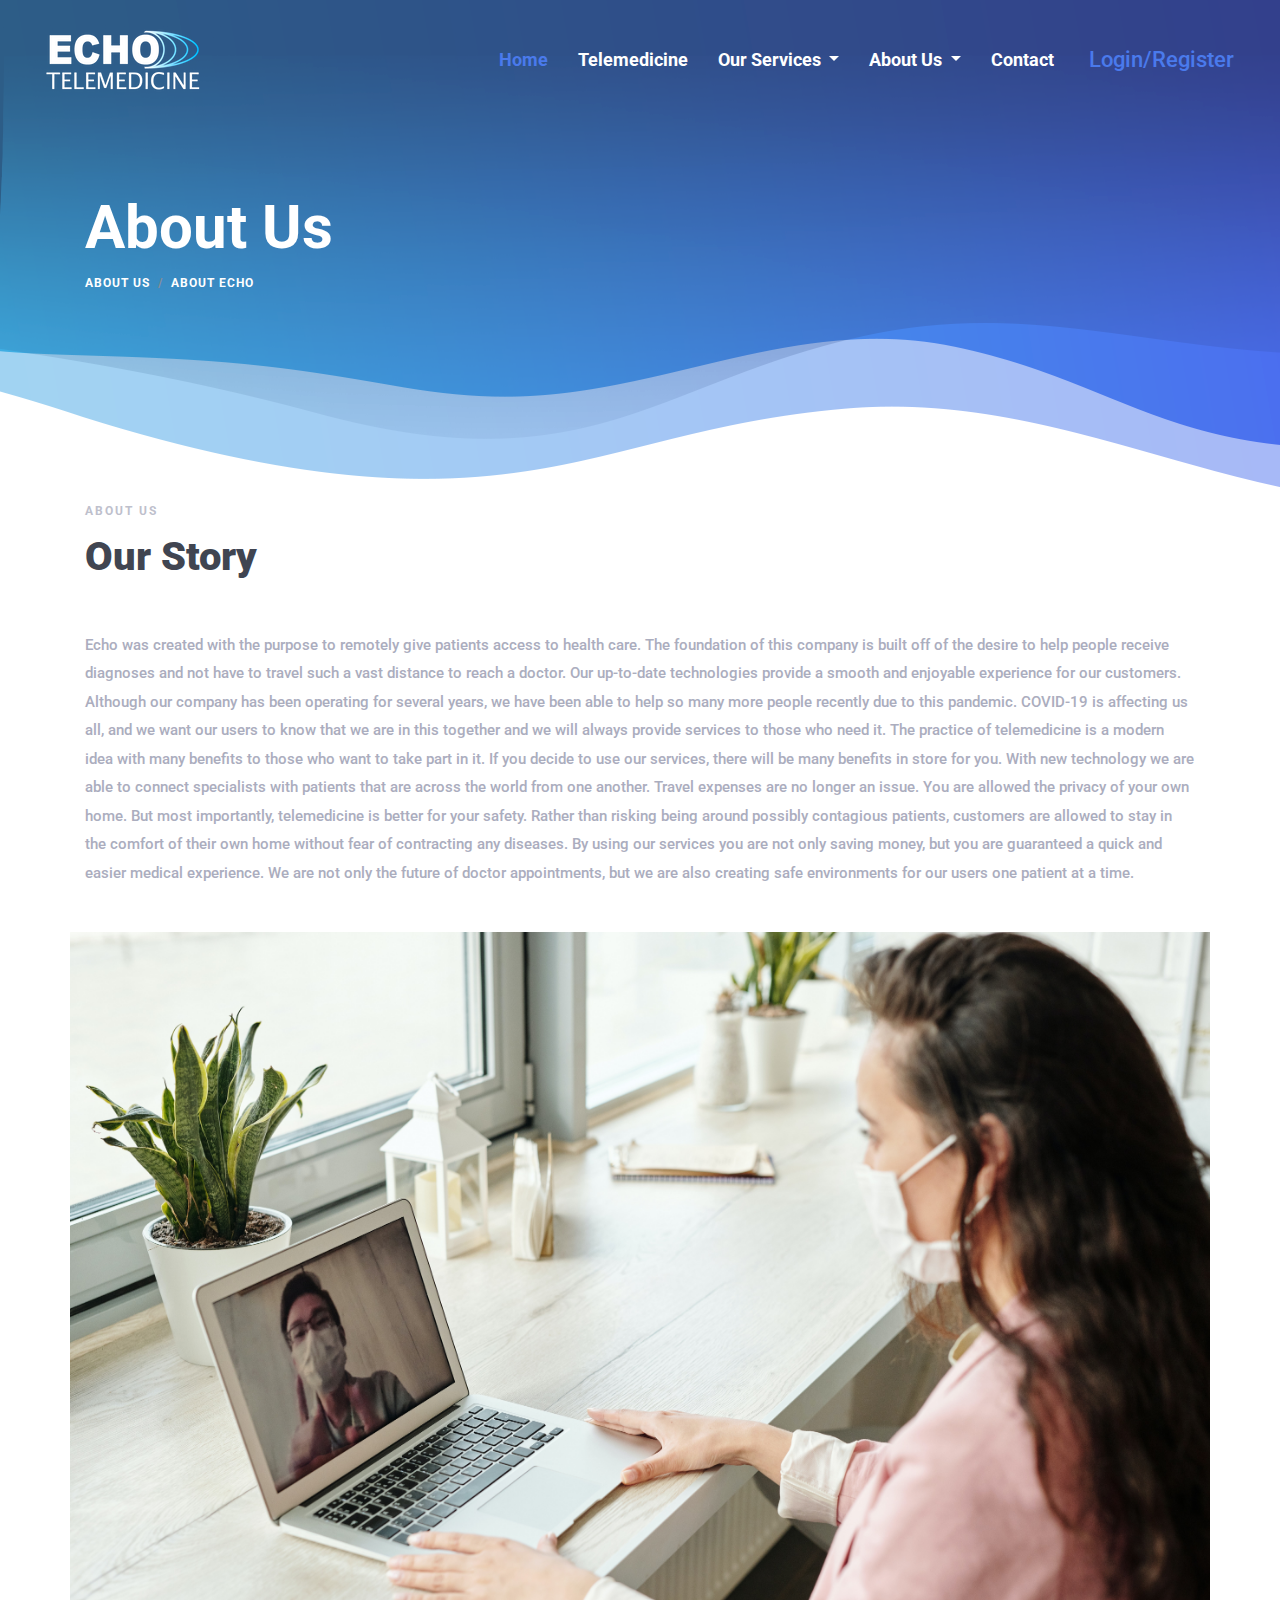
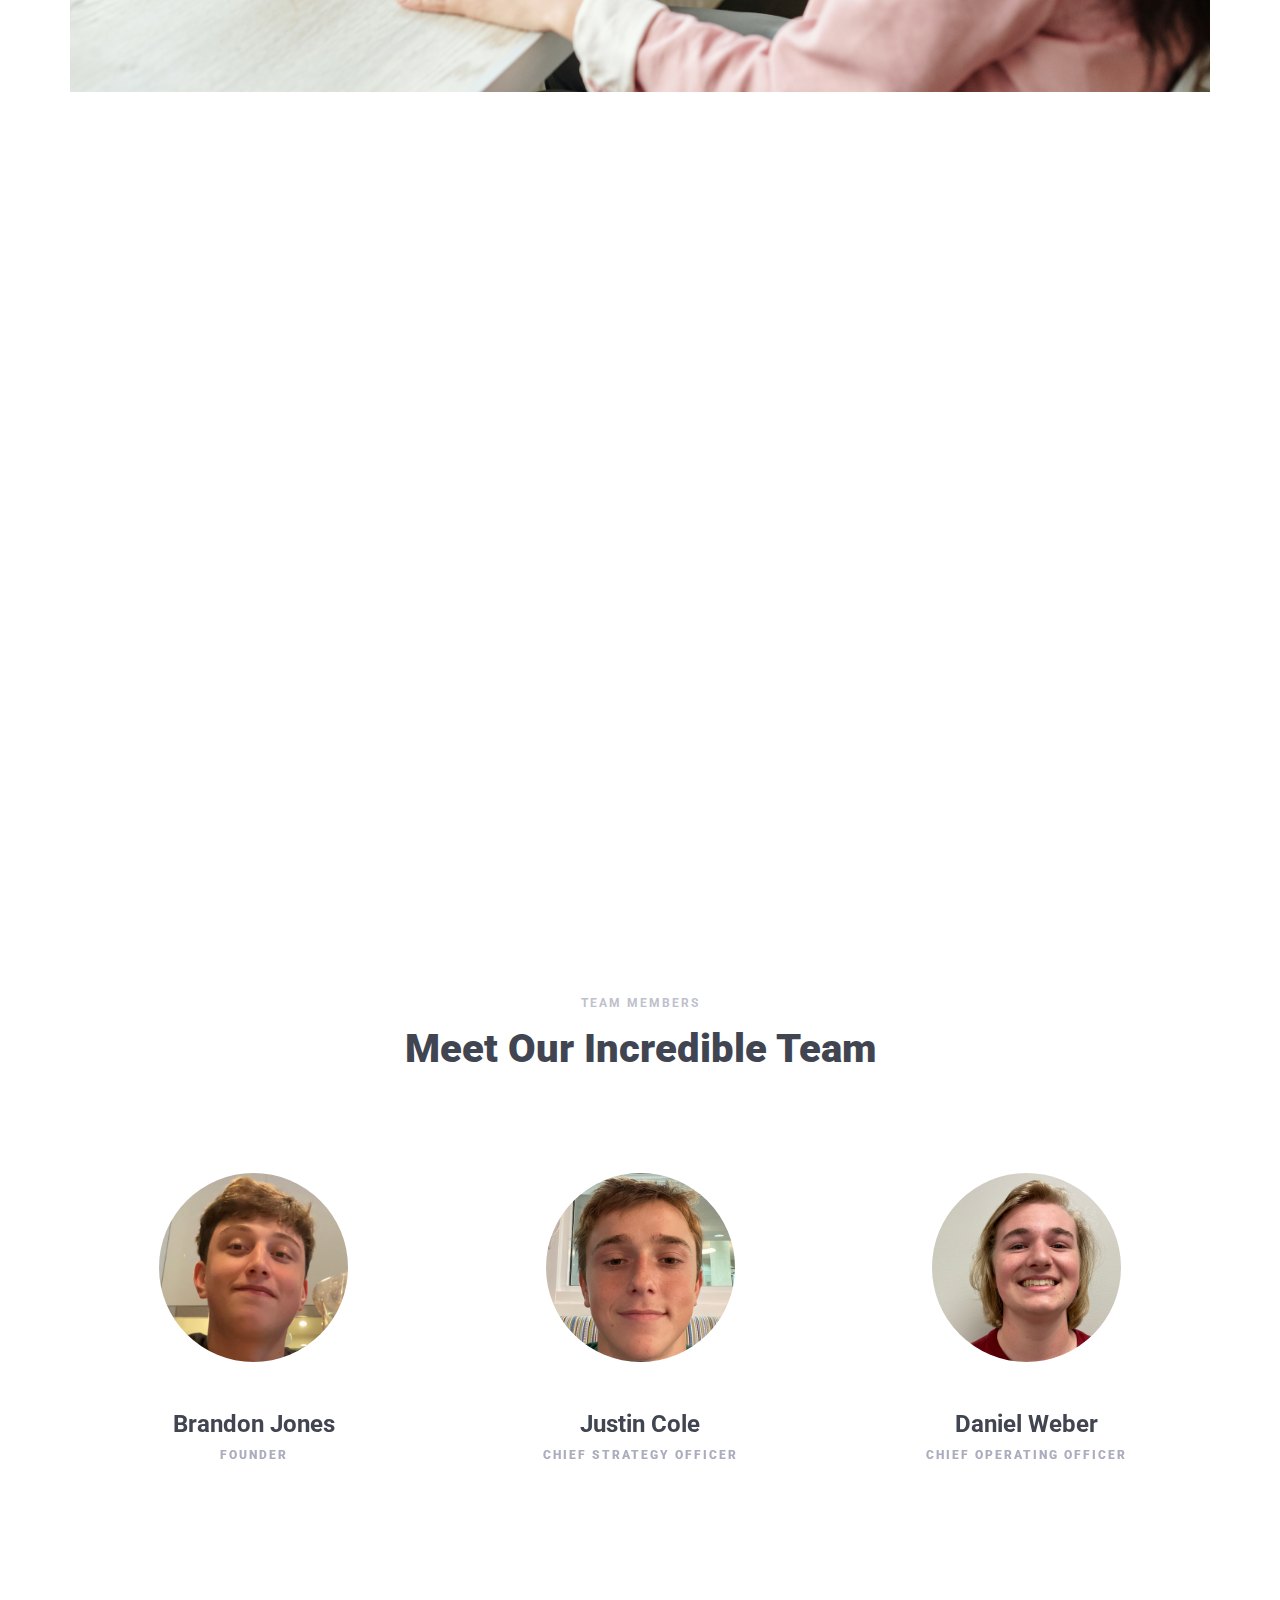
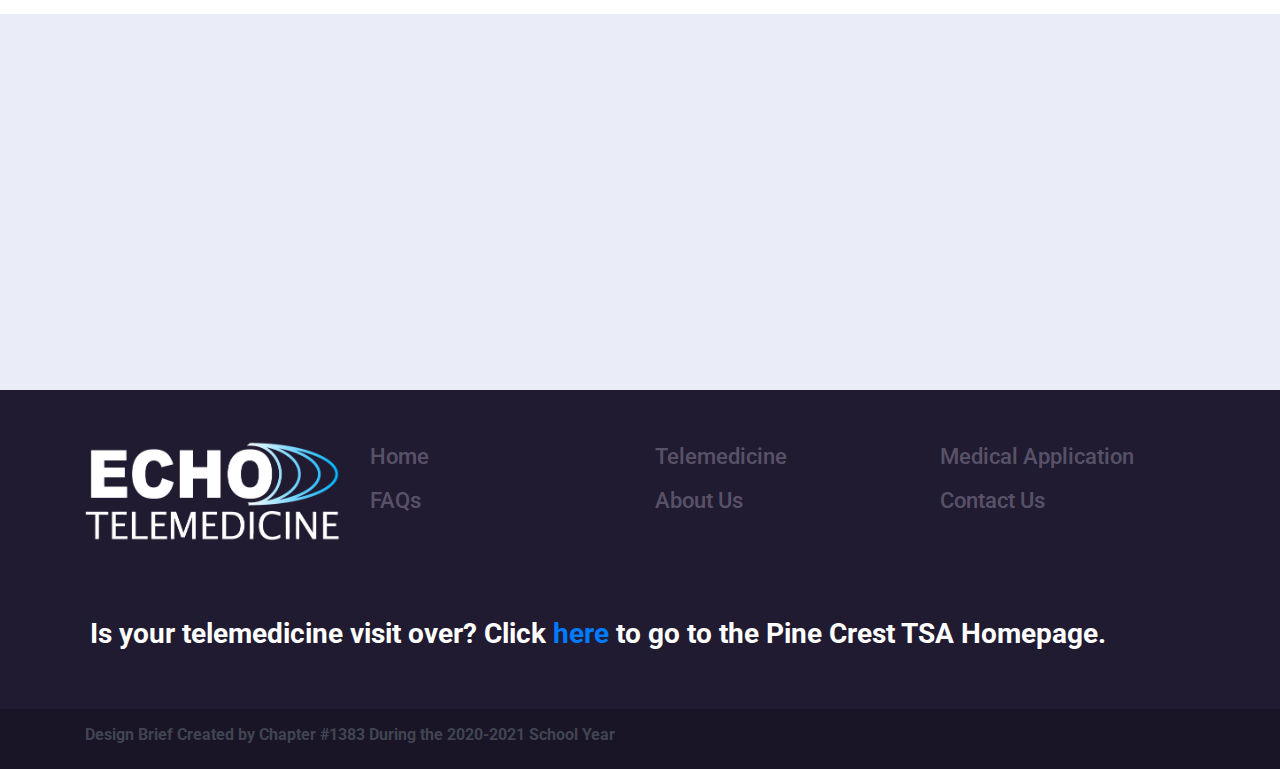
<file: about-4.html>
<!DOCTYPE html>
<html lang="en">

<head>
    <meta charset="UTF-8">
    <meta name="description" content="">
    <meta http-equiv="X-UA-Compatible" content="IE=edge">
    <meta name="viewport" content="width=device-width, initial-scale=1, shrink-to-fit=no">

    <title>Echo Telemedicine | About</title>

    <!-- Favicon -->
    <link rel="icon" href="img/core-img/favicon.ico">

    <!-- Core Stylesheet -->
    <link href="style.css" rel="stylesheet">

    <!-- Responsive CSS -->
    <link href="css/responsive.css" rel="stylesheet">

</head>

<body>
    <!-- ***** Preloader Start ***** -->
    <div id="preloader">
        <div class="mosh-preloader"></div>
    </div>

    <!-- ***** Header Area Start ***** -->
    <header class="header_area clearfix">
        <div class="container-fluid h-100">
            <div class="row h-100">
                <!-- Menu Area Start -->
                <div class="col-12 h-100">
                    <div class="menu_area h-100">
                        <nav class="navbar h-100 navbar-expand-lg align-items-center">
                            <!-- Logo -->
                            <a class="navbar-brand" href="index.html"><img src="img/core-img/logo.png" alt="logo"></a>

                            <!-- Menu Area -->
                            <button class="navbar-toggler" type="button" data-toggle="collapse" data-target="#mosh-navbar" aria-controls="mosh-navbar" aria-expanded="false" aria-label="Toggle navigation"><span class="navbar-toggler-icon"></span></button>

                            <div class="collapse navbar-collapse justify-content-end" id="mosh-navbar">
                                <ul class="navbar-nav animated" id="nav">
                                    <li class="nav-item active"><a class="nav-link" href="index.html">Home</a></li>
                                    <li class="nav-item"><a class="nav-link" href="telemedicine.html">Telemedicine</a></li>
                                    <li class="nav-item dropdown">
                                        <a class="nav-link dropdown-toggle" href="#" id="moshDropdown" role="button" data-toggle="dropdown" aria-haspopup="true" aria-expanded="false">Our Services </a>
                                        <div class="dropdown-menu" aria-labelledby="moshDropdown">
                                          <a class="dropdown-item" href="services.html">Medical Application</a>
                                            <a class="dropdown-item" href="faq.html">FAQs</a>                                  
                                        </div>
                                    </li>
                                    
                                    
                                    <li class="nav-item dropdown">
                                        <a class="nav-link dropdown-toggle" href="about-4.html" id="moshDropdown" role="button" data-toggle="dropdown" aria-haspopup="true" aria-expanded="false">About Us </a>
                                        <div class="dropdown-menu" aria-labelledby="moshDropdown">
                                          <a class="dropdown-item" href="about-4.html">About Echo</a>
                                            <a class="dropdown-item" href="https://www.pctsa2021.com/features/features-4">CTE</a>   
                                             <a class="dropdown-item" href="https://www.pctsa2021.com/about/about-us-documentation-pctsa2021">Documentation</a>                                  
                                        </div>
                                    </li>
                                    <li class="nav-item"><a class="nav-link" href="contact.html">Contact</a></li>
                                </ul>
                                <!-- Search Form Area Start -->
                                
                                <!-- Search btn -->
                               

                                <!-- Login/Register btn -->
                                <div class="login-register-btn">
                                    <a style="padding-left:20px;" href="login.html">Login/Register</a>
                                </div>
                            </div>
                        </nav>
                    </div>
                </div>
            </div>
        </div>
    </header>
    <!-- ***** Header Area End ***** -->

    <!-- ***** Breadcumb Area Start ***** -->
    <div class="mosh-breadcumb-area" style="background-image: url(img/core-img/breadcumb.png);">
        <div class="container h-100">
            <div class="row h-100 align-items-center">
                <div class="col-12">
                    <div class="bradcumbContent">
                        <h2>About Us</h2>
                        <nav aria-label="breadcrumb">
                            <ol class="breadcrumb">
                                <li class="breadcrumb-item"><a href="#">About Us</a></li>
                                <li class="breadcrumb-item active" aria-current="page">About Echo</li>
                            </ol>
                        </nav>
                    </div>
                </div>
            </div>
        </div>
    </div>
    <!-- ***** Breadcumb Area End ***** -->

    <section class="mosh-aboutUs-area section_padding_50_0">
        <div class="container">
            <div class="row align-items-center">
                <div class="col-12 col-md-12">
                    <div class="mosh-about-us-content">
                        <div class="section-heading">

                            <p>About Us</p>
                            <h2>Our Story</h2>
                        </div>
                        
                        <div class="mosh-features-thumb wow fadeInLeftBig" data-wow-delay="0.7s">
                        <p>Echo was created with the purpose to remotely give patients access to health care. The foundation of this company is built off of the desire to help people receive diagnoses and not have to travel such a vast distance to reach a doctor. Our up-to-date technologies provide a smooth and enjoyable experience for our customers. Although our company has been operating for several years, we have been able to help so many more people recently due to this pandemic. COVID-19 is affecting us all, and we want our users to know that we are in this together and we will always provide services to those who need it. The practice of telemedicine is a modern idea with many benefits to those who want to take part in it. If you decide to use our services, there will be many benefits in store for you. With new technology we are able to connect specialists with patients that are across the world from one another. Travel expenses are no longer an issue. You are allowed the privacy of your own home. But most importantly, telemedicine is better for your safety. Rather than risking being around possibly contagious patients, customers are allowed to stay in the comfort of their own home without fear of contracting any diseases. By using our services you are not only saving money, but you are guaranteed a quick and easier medical experience. We are not only the future of doctor appointments, but we are also creating safe environments for our users one patient at a time. 
                        
                        <br></br>
                        </p>
                        </div>
                    </div>
                </div>
   
            </div>
        </div>
    </section>
    <section class="mosh-aboutUs-area section_padding_50_0">
        <div class="container">
            <div class="row align-items-center">
                <img style="padding-bottom: 30px;" src="img/bg-img/ab3.jpg" alt="Telemedicine Picture">
                <br></br>
                    
                    
     

            </div>
        </div>
    </section>

    <section class="few-words-from-ceo d-md-flex">
        <div class="few-words-contents d-flex align-items-center justify-content-center wow fadeInLeftBig" data-wow-delay="0.1s">
            <div class="container-fluid">
                <div class="row justify-content-center">
                    <div class="col-12 col-md-11 col-lg-9 col-xl-7">
                        <div class="few-words-text">
                            <div class="section-heading">
                                
                                <h2>Client Testimonials</h2>
                            </div>
                            <p>"Echo Telemedicine aims to give people with less access to medical assistance, whether monetarily or otherwise, the opportunity to communicate with an expert as easily as possible. As an original beta tester, I believe in Echo's founding values and am confident that they will make a difference on global scale"</p> 
                            <div class="ceo-meta-data d-flex align-items-center mt-50">
                                <div class="ceo-thumb bg-img" style="background-image: url(img/bg-img/c-6.png);"></div>
                                <div class="ceo-name">
                                    <h6>James Daniels</h6>
                                    <p>Original Beta Tester</p>
                                </div>
                            </div>
                        </div>
                        <br></br>
                        <div class="few-words-text">
                            <p>"Telemedicine is the future, and I think with their incredible team of medical experts, Echo will be able to help a multitude of people with their injuries and illnesses for many years to come."</p> 
                            <div class="ceo-meta-data d-flex align-items-center mt-50">
                                <div class="ceo-thumb bg-img" style="background-image: url(img/bg-img/c-5.png);"></div>
                                <div class="ceo-name">
                                    <h6>Angela Smith</h6>
                                    <p>Current Customer</p>
                                </div>
                            </div>
                        </div>
                    </div>
                </div>
            </div>
        </div>
        <div class="few-words-thumb bg-img wow fadeInRightBig" data-wow-delay="1s" style="background-image: url(img/bg-img/ab4.jpg);"></div>
    </section>
    <!-- ***** Few Words Area End ***** -->

    <!-- ***** Team Area Start ***** -->
    <section class="mosh-team-area section_padding_100">
        <div class="container">
            <div class="row justify-content-center">
                <div class="col-12 col-md-10">
                    <div class="section-heading text-center">
                        <p>Team Members</p>
                        <h2>Meet Our Incredible Team</h2>
                        
                    </div>
                </div>
            </div>

            <div class="row">
                <div class="col-12">
                    <div class="mosh-team-slides owl-carousel">
                        <!-- Single Team Slide -->
                        <div class="single-team-slide text-center">
                            <!-- Thumbnail -->
                            <div class="team-thumbnail">
                                <img src="img/bg-img/c-1.jpg" alt="">
                            </div>
                            <!-- Meta Info -->
                            <div class="team-meta-info">
                                <h4>Justin Cole</h4>
                                <span>Chief Strategy Officer</span>
                                <!--<p>Etiam nec odio vestibulum est mattis effic iturut magna. Pellentesque.</p>-->
                            </div>
                            
                        </div>
                        <!-- Single Team Slide -->
                        <div class="single-team-slide text-center">
                            <!-- Thumbnail -->
                            <div class="team-thumbnail">
                                <img src="img/bg-img/c-2.jpg" alt="">
                            </div>
                            <!-- Meta Info -->
                            <div class="team-meta-info">
                                <h4>Daniel Weber</h4>
                                <span>Chief Operating Officer</span>
                                <!--<p>Etiam nec odio vestibulum est mattis effic iturut magna. Pellentesque.</p>-->
                            </div>
                   
                        </div>
                        <!-- Single Team Slide -->
                        <div class="single-team-slide text-center">
                            <!-- Thumbnail -->
                            <div class="team-thumbnail">
                                <img src="img/bg-img/c-3.jpg" alt="">
                            </div>
                            <!-- Meta Info -->
                            <div class="team-meta-info">
                                <h4>Brandon Jones</h4>
                                <span>Founder</span>
                                <!--<p>Etiam nec odio vestibulum est mattis effic iturut magna. Pellentesque.</p>-->
                            </div>
                            <!-- Social Info 
                            <div class="team-social-info">
                                <a href="#"><i class="fa fa-pinterest" aria-hidden="true"></i></a>
                                <a href="#"><i class="fa fa-facebook" aria-hidden="true"></i></a>
                                <a href="#"><i class="fa fa-twitter" aria-hidden="true"></i></a>
                                <a href="#"><i class="fa fa-dribbble" aria-hidden="true"></i></a>
                            </div> -->
                        </div>
                    </div>
                </div>
            </div>
        </div>
    </section>
    <!-- ***** Features Area Start ***** -->

    <section class="mosh-subscribe-newsletter-area bg-img bg-overlay-white section_padding_100" style="background-image: url(img/bg-img/back.jpg);">
        <div class="container">
            <div class="row">
                <div class="col-12">
                    <div class="subscribe-newsletter-content text-center wow fadeIn" data-wow-delay="0.5s">
                        <p>Join Today</p>
                        <h2>Sign up for Echo Newsletter</h2>
                        <form action="#">
                            <input type="email" name="email" id="Email" placeholder="Your e-mail here">
                            <button type="submit">Sign Up</button>
                        </form>
                    </div>
                </div>
            </div>
        </div>
    </section>

    <footer class="footer-area clearfix">
        <!-- Top Fotter Area -->
        <div class="top-footer-area section_padding_50">
            <div class="container">
                <div class="row">
                    <div class="col-12 col-sm-6 col-lg-3">
                        <div class="single-footer-widget mb-50">
                            <a href="#" class="mb-50 d-block"><img src="img/core-img/echov1.png" alt=""></a>
                            
                        </div>
                    </div>
                    <div class="col-12 col-sm-6 col-lg-3">
                        <div class="single-footer-widget mb-50">
                            
                            <ul>
                                
                                <li><a href="index.html">Home</a></li>
                                <li><a href="faq.html">FAQs</a></li>
                                

                                
                            </ul>
                        </div>
                    </div>
                    <div class="col-12 col-sm-6 col-lg-3">
                       <div class="single-footer-widget mb-50">
                            
                            <ul>
                                
                                <li><a href="telemedicine.html">Telemedicine</a></li>
                                <li><a href="about-4.html">About Us</a></li>
                                
                                

                            </ul>
                        </div>
                        
                    </div>
                    <div class="col-12 col-sm-6 col-lg-3">
                       <div class="single-footer-widget mb-50">
                            
                            <ul>
                                
                                <li><a href="services.html">Medical Application</a></li>
                                <li><a href="contact.html">Contact Us</a></li>
                                                               

                            </ul>

                        </div> 
                        
                    </div>
                    <h3 style="margin-left: 20px; margin-top: -20px font-size: 1em; color:white">Is your telemedicine visit over? Click <a href="https://www.pctsa2021.com"> here </a> to go to the Pine Crest TSA Homepage.</h3>
                </div>
            </div>
        </div>
        <!-- Fotter Bottom Area -->
        <div class="footer-bottom-area">
            <div class="container h-100">
                <div class="row h-100">
                    <div class="col-12 h-100">
                        <div class="footer-bottom-content h-100 d-md-flex justify-content-between align-items-center">
                        
                            <div class="footer-social-info">
                                <h5 style="font-size:1rem;">Design Brief Created by Chapter #1383 During the 2020-2021 School Year</h5>
                            </div>
                        </div>
                    </div>
                </div>
            </div>
        </div>
    </footer>
    <!-- ***** Footer Area End ***** -->

    <!-- jQuery-2.2.4 js -->
    <script src="js/jquery-2.2.4.min.js"></script>
    <!-- Popper js -->
    <script src="js/popper.min.js"></script>
    <!-- Bootstrap js -->
    <script src="js/bootstrap.min.js"></script>
    <!-- All Plugins js -->
    <script src="js/plugins.js"></script>
    <!-- Active js -->
    <script src="js/active.js"></script>
</body>

</html>
</file>
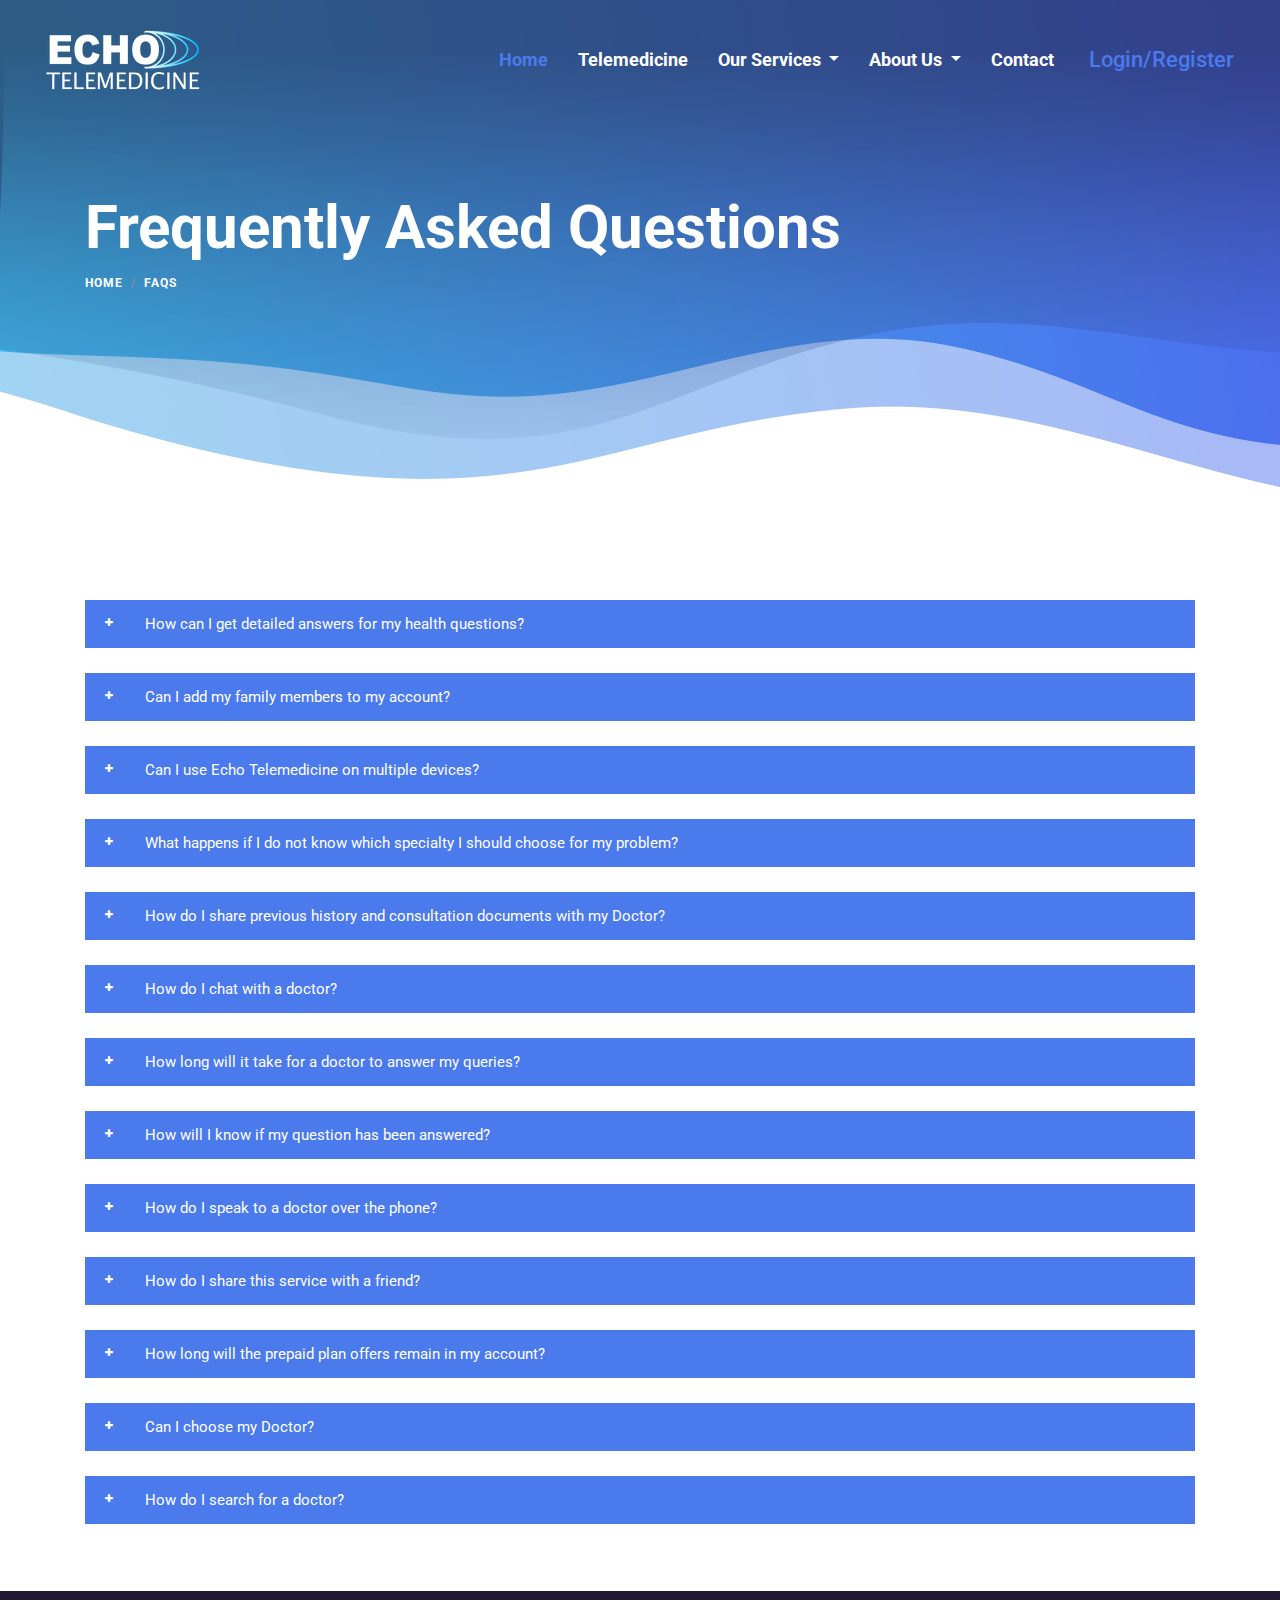
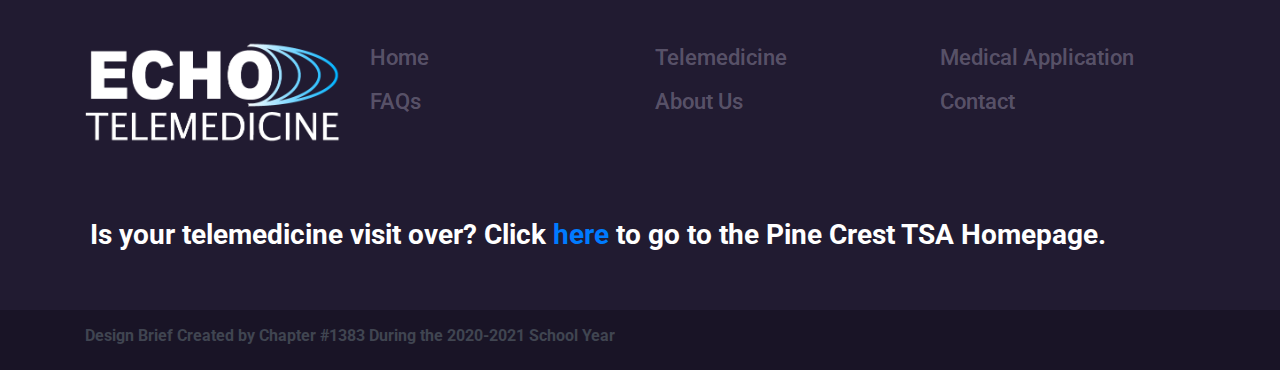
<file: faq.html>
<!DOCTYPE html>
<html lang="en">

<head>
    <meta charset="UTF-8">
    <meta name="description" content="">
    <meta http-equiv="X-UA-Compatible" content="IE=edge">
    <meta name="viewport" content="width=device-width, initial-scale=1, shrink-to-fit=no">

    <title>Echo Telemedicine</title>

    <!-- Favicon -->
    <link rel="icon" href="img/core-img/favicon.ico">

    <!-- Core Stylesheet -->
    <link href="style.css" rel="stylesheet">

    <!-- Responsive CSS -->
    <link href="css/responsive.css" rel="stylesheet">

</head>

<body>
    <!-- ***** Preloader Start ***** -->
    <div id="preloader">
        <div class="mosh-preloader"></div>
    </div>

    <!-- ***** Header Area Start ***** -->
    <header class="header_area clearfix">
        <div class="container-fluid h-100">
            <div class="row h-100">
                <!-- Menu Area Start -->
                <div class="col-12 h-100">
                    <div class="menu_area h-100">
                        <nav class="navbar h-100 navbar-expand-lg align-items-center">
                            <!-- Logo -->
                            <a class="navbar-brand" href="index.html"><img src="img/core-img/logo.png" alt="logo"></a>

                            <!-- Menu Area -->
                            <button class="navbar-toggler" type="button" data-toggle="collapse" data-target="#mosh-navbar" aria-controls="mosh-navbar" aria-expanded="false" aria-label="Toggle navigation"><span class="navbar-toggler-icon"></span></button>

                            <div class="collapse navbar-collapse justify-content-end" id="mosh-navbar">
                                <ul class="navbar-nav animated" id="nav">
                                    <li class="nav-item active"><a class="nav-link" href="index.html">Home</a></li>
                                    <li class="nav-item"><a class="nav-link" href="telemedicine.html">Telemedicine</a></li>
                                    <li class="nav-item dropdown">
                                        <a class="nav-link dropdown-toggle" href="#" id="moshDropdown" role="button" data-toggle="dropdown" aria-haspopup="true" aria-expanded="false">Our Services </a>
                                        <div class="dropdown-menu" aria-labelledby="moshDropdown">
                                          <a class="dropdown-item" href="services.html">Medical Application</a>
                                            <a class="dropdown-item" href="faq.html">FAQs</a>                                  
                                        </div>
                                    </li>
                                    
                                    
                                    <li class="nav-item dropdown">
                                        <a class="nav-link dropdown-toggle" href="about-4.html" id="moshDropdown" role="button" data-toggle="dropdown" aria-haspopup="true" aria-expanded="false">About Us </a>
                                        <div class="dropdown-menu" aria-labelledby="moshDropdown">
                                          <a class="dropdown-item" href="about-4.html">About Echo</a>
                                            <a class="dropdown-item" href="https://www.pctsa2021.com/features/features-4">CTE</a>   
                                             <a class="dropdown-item" href="https://www.pctsa2021.com/about/about-us-documentation-pctsa2021">Documentation</a>                                  
                                        </div>
                                    </li>
                                    <li class="nav-item"><a class="nav-link" href="contact.html">Contact</a></li>
                                </ul>
                                <!-- Search Form Area Start -->
                                
                                <!-- Search btn -->
                               

                                <!-- Login/Register btn -->
                                <div class="login-register-btn">
                                    <a style="padding-left:20px;" href="login.html">Login/Register</a>
                                </div>
                            </div>
                        </nav>
                    </div>
                </div>
            </div>
        </div>
    </header>
    <!-- ***** Header Area End ***** -->

    <!-- ***** Breadcumb Area Start ***** -->
    <div class="mosh-breadcumb-area" style="background-image: url(img/core-img/breadcumb.png);">
        <div class="container h-100">
            <div class="row h-100 align-items-center">
                <div class="col-12">
                    <div class="bradcumbContent">
                        <h2>Frequently Asked Questions</h2>
                        <nav aria-label="breadcrumb">
                            <ol class="breadcrumb">
                                <li class="breadcrumb-item"><a href="#">Home</a></li>
                                <li class="breadcrumb-item active" aria-current="page">FAQs</li>
                            </ol>
                        </nav>
                    </div>
                </div>
            </div>
        </div>
    </div>
    <!-- ***** Breadcumb Area End ***** -->
     <section class="mosh-clients-area section_padding_50 clearfix">
        
    </section>
    <!-- ***** Elements Area Start ***** -->

    <section class="mosh-aboutUs-area section_padding_50_0">
        <div class="container">
            <div class="row align-items-center">   
                <div class="col-12 col-md-12">
                    <div class="mosh-about-us-content">
                        <div class="panel single-accordion">
                            <h6>
                                <a role="button" class="collapsed" aria-expanded="true" aria-controls="collapseTwo" data-parent="#accordion" data-toggle="collapse" href="#collapseTwo">How can I get detailed answers for my health questions?
                                        <span class="accor-open"><i class="fa fa-plus" aria-hidden="true"></i></span>
                                        <span class="accor-close"><i class="fa fa-minus" aria-hidden="true"></i></span>
                                        </a>
                            </h6>
                            <div id="collapseTwo" class="accordion-content collapse">
                                <p>When posting a health question to the doctors, make sure you have provided enough details for them to understand your problem. Be sure to mention: details of the symptoms, specifications regarding current treatment and medications, and attach photos or medical reports, if any.
</p>
                            </div>
                        </div>

                        <!-- single accordian area start -->
                        <div class="panel single-accordion">
                            <h6>
                                <a role="button" aria-expanded="true" aria-controls="collapseThree" class="collapsed" data-parent="#accordion" data-toggle="collapse" href="#collapseThree">Can I add my family members to my account?

                                        <span class="accor-open"><i class="fa fa-plus" aria-hidden="true"></i></span>
                                        <span class="accor-close"><i class="fa fa-minus" aria-hidden="true"></i></span>
                                    </a>
                            </h6>
                            <div id="collapseThree" class="accordion-content collapse">
                                <p>Yes, there is an option to create multiple patient profiles on the site and post queries for each user individually.</p>
                            </div>
                        </div>

                        <div class="panel single-accordion">
                            <h6>
                                <a role="button" aria-expanded="true" aria-controls="collapse4" class="collapsed" data-parent="#accordion" data-toggle="collapse" href="#collapse4">Can I use Echo Telemedicine on multiple devices?
                                        <span class="accor-open"><i class="fa fa-plus" aria-hidden="true"></i></span>
                                        <span class="accor-close"><i class="fa fa-minus" aria-hidden="true"></i></span>
                                    </a>
                            </h6>
                            <div id="collapse4" class="accordion-content collapse">
                                <p>Yes, a user will be able to log in through multiple devices at a time.</p>
                            </div>
                        </div>

                        <div class="panel single-accordion">
                            <h6>
                                <a role="button" aria-expanded="true" aria-controls="collapse5" class="collapsed" data-parent="#accordion" data-toggle="collapse" href="#collapse5">What happens if I do not know which specialty I should choose for my problem?
                                        <span class="accor-open"><i class="fa fa-plus" aria-hidden="true"></i></span>
                                        <span class="accor-close"><i class="fa fa-minus" aria-hidden="true"></i></span>
                                    </a>
                            </h6>
                            <div id="collapse5" class="accordion-content collapse">
                                <p>No worries! If you are not aware of which specialty to post your question in, the moderation team will divert your question to the right doctor.</p>
                            </div>
                        </div>

                        <div class="panel single-accordion">
                            <h6>
                                <a role="button" aria-expanded="true" aria-controls="collapse6" class="collapsed" data-parent="#accordion" data-toggle="collapse" href="#collapse6">How do I share previous history and consultation documents with my Doctor?
                                        <span class="accor-open"><i class="fa fa-plus" aria-hidden="true"></i></span>
                                        <span class="accor-close"><i class="fa fa-minus" aria-hidden="true"></i></span>
                                    </a>
                            </h6>
                            <div id="collapse6" class="accordion-content collapse">
                                <p>Users upload files such as medical and consultation history in step 2 while posting a question or booking a consultation.</p>
                            </div>
                        </div>

                        <div class="panel single-accordion">
                            <h6>
                                <a role="button" aria-expanded="true" aria-controls="collapse7" class="collapsed" data-parent="#accordion" data-toggle="collapse" href="#collapse7">How do I chat with a doctor?

                                        <span class="accor-open"><i class="fa fa-plus" aria-hidden="true"></i></span>
                                        <span class="accor-close"><i class="fa fa-minus" aria-hidden="true"></i></span>
                                    </a>
                            </h6>
                            <div id="collapse7" class="accordion-content collapse">
                                <p>You can quickly chat with a doctor through our mobile application, which can be downloaded from the Apple and Android Store. Once downloaded, follow the signup process steps, and you will be immediately connected with an available doctor. </p>
                            </div>
                        </div>

                        <div class="panel single-accordion">
                            <h6>
                                <a role="button" aria-expanded="true" aria-controls="collapse8" class="collapsed" data-parent="#accordion" data-toggle="collapse" href="#collapse8">How long will it take for a doctor to answer my queries? 
                                        <span class="accor-open"><i class="fa fa-plus" aria-hidden="true"></i></span>
                                        <span class="accor-close"><i class="fa fa-minus" aria-hidden="true"></i></span>
                                    </a>
                            </h6>
                            <div id="collapse8" class="accordion-content collapse">
                                <p>Free questions take up to 24 hours, common or direct queries take 4-8 hours, and priority fast track queries take less than 1 hour.</p>
                            </div>
                        </div>

                        <div class="panel single-accordion">
                            <h6>
                                <a role="button" aria-expanded="true" aria-controls="collapse9" class="collapsed" data-parent="#accordion" data-toggle="collapse" href="#collapse9">
How will I know if my question has been answered?
                                        <span class="accor-open"><i class="fa fa-plus" aria-hidden="true"></i></span>
                                        <span class="accor-close"><i class="fa fa-minus" aria-hidden="true"></i></span>
                                    </a>
                            </h6>
                            <div id="collapse9" class="accordion-content collapse">
                                <p>You will be notified via Email and SMS once your question has been answered.</p>
                            </div>
                        </div>

                        <div class="panel single-accordion">
                            <h6>
                                <a role="button" aria-expanded="true" aria-controls="collapsea" class="collapsed" data-parent="#accordion" data-toggle="collapse" href="#collapsea">How do I speak to a doctor over the phone?
                                        <span class="accor-open"><i class="fa fa-plus" aria-hidden="true"></i></span>
                                        <span class="accor-close"><i class="fa fa-minus" aria-hidden="true"></i></span>
                                    </a>
                            </h6>
                            <div id="collapsea" class="accordion-content collapse">
                                <p>You will be able to speak with a doctor over the phone by booking a phone consultation.</p>
                            </div>
                        </div>

                        <div class="panel single-accordion">
                            <h6>
                                <a role="button" aria-expanded="true" aria-controls="collapseb" class="collapsed" data-parent="#accordion" data-toggle="collapse" href="#collapseb">How do I share this service with a friend? 
                                        <span class="accor-open"><i class="fa fa-plus" aria-hidden="true"></i></span>
                                        <span class="accor-close"><i class="fa fa-minus" aria-hidden="true"></i></span>
                                    </a>
                            </h6>
                            <div id="collapseb" class="accordion-content collapse">
                                <p>You can provide a promotional code to your friend who is not already registered on the site. If the new user registers using this specific promo code, referral bonuses will be added to both of your wallets.</p>
                            </div>
                        </div>

                        <div class="panel single-accordion">
                            <h6>
                                <a role="button" aria-expanded="true" aria-controls="collapsez" class="collapsed" data-parent="#accordion" data-toggle="collapse" href="#collapsez">
How long will the prepaid plan offers remain in my account?
                                        <span class="accor-open"><i class="fa fa-plus" aria-hidden="true"></i></span>
                                        <span class="accor-close"><i class="fa fa-minus" aria-hidden="true"></i></span>
                                    </a>
                            </h6>
                            <div id="collapsez" class="accordion-content collapse">
                                <p>Once you have purchased a prepaid package, the amount added to your wallet will stay in your wallet forever until depleted by you.</p>
                            </div>
                        </div>

                        <div class="panel single-accordion">
                            <h6>
                                <a role="button" aria-expanded="true" aria-controls="collapse5g" class="collapsed" data-parent="#accordion" data-toggle="collapse" href="#collapse5g">Can I choose my Doctor?
                                        <span class="accor-open"><i class="fa fa-plus" aria-hidden="true"></i></span>
                                        <span class="accor-close"><i class="fa fa-minus" aria-hidden="true"></i></span>
                                    </a>
                            </h6>
                            <div id="collapse5g" class="accordion-content collapse">
                                <p>Yes, a user can select a specific doctor for a question, chat, or consultation. The user can choose their doctors in the "Doctors" tab using Edge Telemedicine search functionality.</p>
                            </div>
                        </div>

                        <div class="panel single-accordion">
                            <h6>
                                <a role="button" aria-expanded="true" aria-controls="collapse5as" class="collapsed" data-parent="#accordion" data-toggle="collapse" href="#collapse5as">How do I search for a doctor?
                                        <span class="accor-open"><i class="fa fa-plus" aria-hidden="true"></i></span>
                                        <span class="accor-close"><i class="fa fa-minus" aria-hidden="true"></i></span>
                                    </a>
                            </h6>
                            <div id="collapse5as" class="accordion-content collapse">
                                <p>You can search for a specific doctor registered on Echo Medicine in the Doctors page. This page will also provide you the option to filter doctors based on your specifications.</p>
                            </div>
                        </div>
                        <br></br>
                    </div>
                    
                </div>

                </div>

            </div>
        </div>
    </section>
    
    <!-- ***** Elements Area End ***** -->

    <!-- ***** Footer Area Start ***** -->
    <footer class="footer-area clearfix">
        <!-- Top Fotter Area -->
        <div class="top-footer-area section_padding_50">
            <div class="container">
                <div class="row">
                    <div class="col-12 col-sm-6 col-lg-3">
                        <div class="single-footer-widget mb-50">
                            <a href="#" class="mb-50 d-block"><img src="img/core-img/echov1.png" alt=""></a>
                            
                        </div>
                    </div>
                    <div class="col-12 col-sm-6 col-lg-3">
                        <div class="single-footer-widget mb-50">
                            
                            <ul>
                                
                                <li><a href="index.html">Home</a></li>
                                <li><a href="faq.html">FAQs</a></li>
                                

                                
                            </ul>
                        </div>
                    </div>
                    <div class="col-12 col-sm-6 col-lg-3">
                       <div class="single-footer-widget mb-50">
                            
                            <ul>
                                
                                <li><a href="telemedicine.html">Telemedicine</a></li>
                                <li><a href="about-4.html">About Us</a></li>
                                
                                

                            </ul>
                        </div>
                        
                    </div>
                    <div class="col-12 col-sm-6 col-lg-3">
                       <div class="single-footer-widget mb-50">
                            
                            <ul>
                                
                                <li><a href="services.html">Medical Application</a></li>
                                <li><a href="contact.html">Contact</a></li>
                                                               

                            </ul>

                        </div> 
                        
                    </div>
                    <h3 style="margin-left: 20px; margin-top: -20px font-size: 1em; color:white">Is your telemedicine visit over? Click <a href="https://www.pctsa2021.com"> here </a> to go to the Pine Crest TSA Homepage.</h3>
                </div>
            </div>
        </div>
        <!-- Fotter Bottom Area -->
        <div class="footer-bottom-area">
            <div class="container h-100">
                <div class="row h-100">
                    <div class="col-12 h-100">
                        <div class="footer-bottom-content h-100 d-md-flex justify-content-between align-items-center">
                        
                            <div class="footer-social-info">
                                <h5 style="font-size:1rem;">Design Brief Created by Chapter #1383 During the 2020-2021 School Year</h5>
                            </div>
                        </div>
                    </div>
                </div>
            </div>
        </div>
    </footer>
    <!-- ***** Footer Area End ***** -->

    <!-- jQuery-2.2.4 js -->
    <script src="js/jquery-2.2.4.min.js"></script>
    <!-- Popper js -->
    <script src="js/popper.min.js"></script>
    <!-- Bootstrap js -->
    <script src="js/bootstrap.min.js"></script>
    <!-- All Plugins js -->
    <script src="js/plugins.js"></script>
    <!-- Active js -->
    <script src="js/active.js"></script>
</body>

</html>
</file>
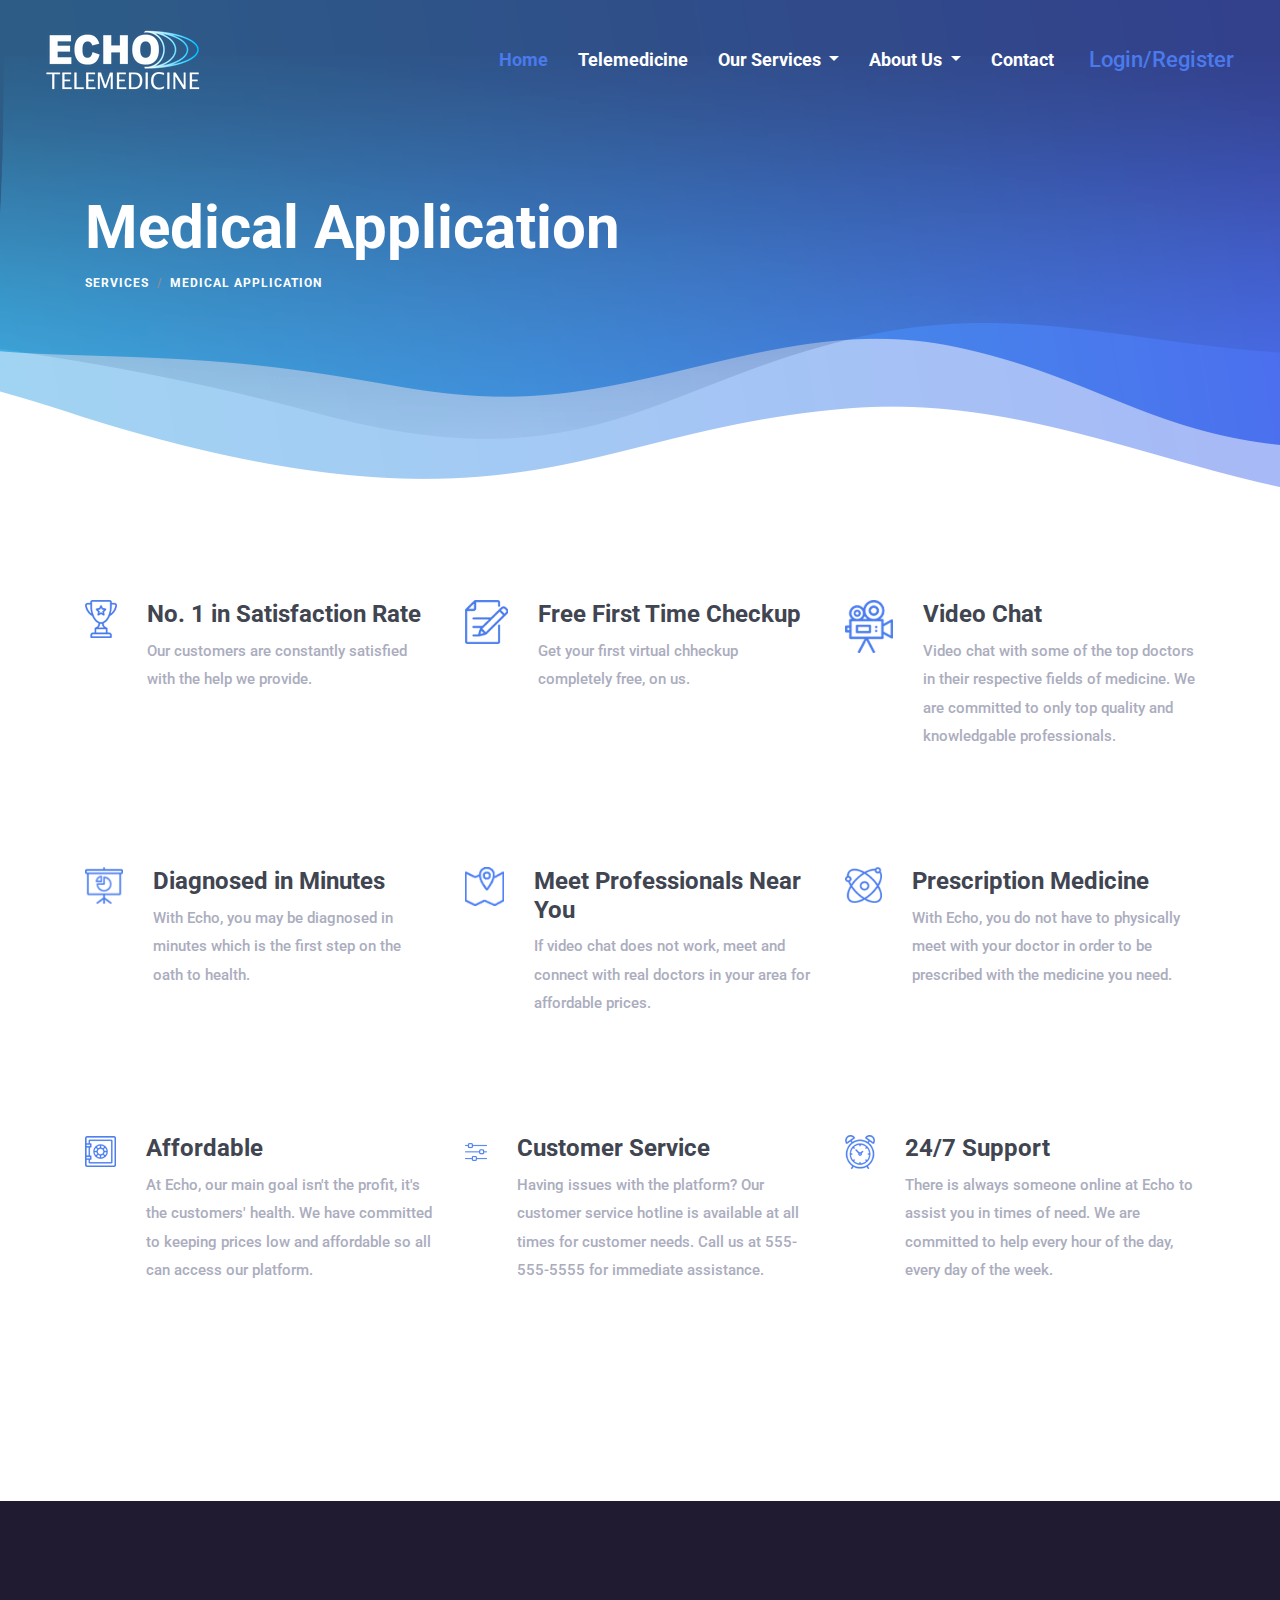
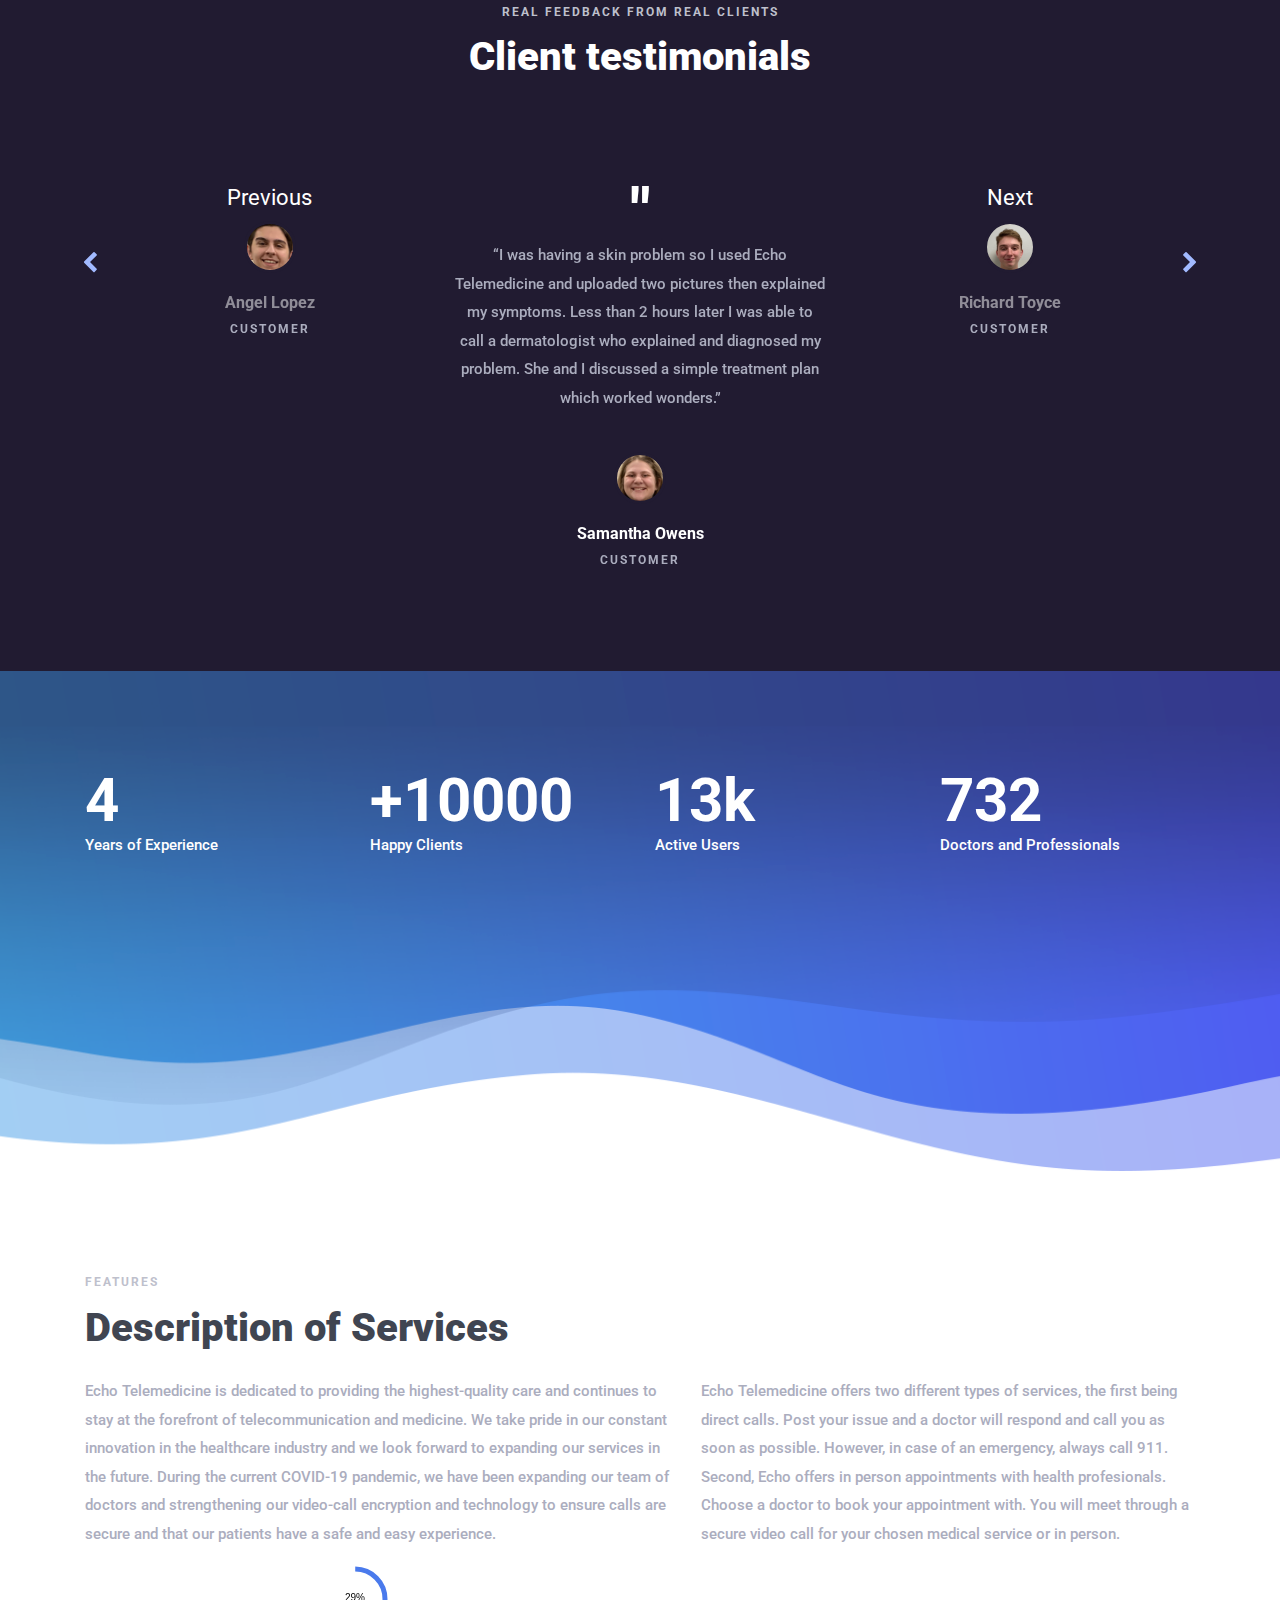
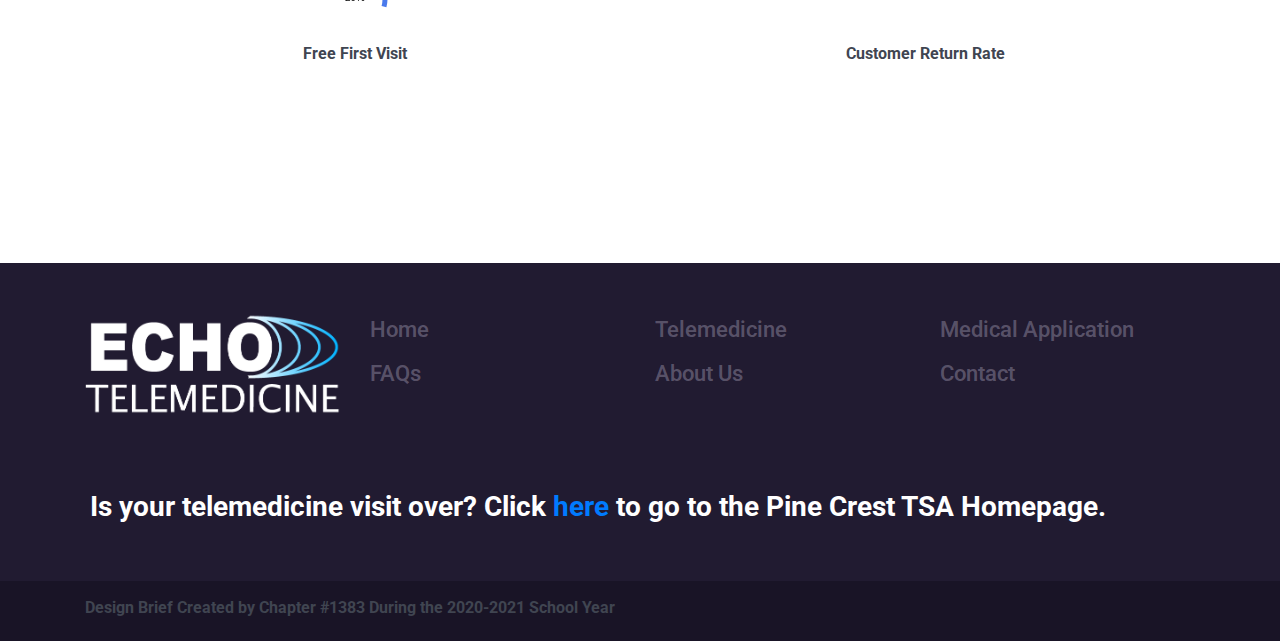
<file: services.html>
<!DOCTYPE html>
<html lang="en">

<head>
    <meta charset="UTF-8">
    <meta name="description" content="">
    <meta http-equiv="X-UA-Compatible" content="IE=edge">
    <meta name="viewport" content="width=device-width, initial-scale=1, shrink-to-fit=no">

    <title>Echo Telemedicine | Medical Application</title>

    <!-- Favicon -->
    <link rel="icon" href="img/core-img/favicon.ico">

    <!-- Core Stylesheet -->
    <link href="style.css" rel="stylesheet">

    <!-- Responsive CSS -->
    <link href="css/responsive.css" rel="stylesheet">

</head>

<body>
    <!-- ***** Preloader Start ***** -->
    <div id="preloader">
        <div class="mosh-preloader"></div>
    </div>

    <!-- ***** Header Area Start ***** -->
    <header class="header_area clearfix">
        <div class="container-fluid h-100">
            <div class="row h-100">
                <!-- Menu Area Start -->
                <div class="col-12 h-100">
                    <div class="menu_area h-100">
                        <nav class="navbar h-100 navbar-expand-lg align-items-center">
                            <!-- Logo -->
                            <a class="navbar-brand" href="index.html"><img src="img/core-img/logo.png" alt="logo"></a>

                            <!-- Menu Area -->
                            <button class="navbar-toggler" type="button" data-toggle="collapse" data-target="#mosh-navbar" aria-controls="mosh-navbar" aria-expanded="false" aria-label="Toggle navigation"><span class="navbar-toggler-icon"></span></button>

                            <div class="collapse navbar-collapse justify-content-end" id="mosh-navbar">
                                <ul class="navbar-nav animated" id="nav">
                                    <li class="nav-item active"><a class="nav-link" href="index.html">Home</a></li>
                                    <li class="nav-item"><a class="nav-link" href="telemedicine.html">Telemedicine</a></li>
                                    <li class="nav-item dropdown">
                                        <a class="nav-link dropdown-toggle" href="#" id="moshDropdown" role="button" data-toggle="dropdown" aria-haspopup="true" aria-expanded="false">Our Services </a>
                                        <div class="dropdown-menu" aria-labelledby="moshDropdown">
                                          <a class="dropdown-item" href="services.html">Medical Application</a>
                                            <a class="dropdown-item" href="faq.html">FAQs</a>                                  
                                        </div>
                                    </li>
                                    
                                    
                                    <li class="nav-item dropdown">
                                        <a class="nav-link dropdown-toggle" href="about-4.html" id="moshDropdown" role="button" data-toggle="dropdown" aria-haspopup="true" aria-expanded="false">About Us </a>
                                        <div class="dropdown-menu" aria-labelledby="moshDropdown">
                                          <a class="dropdown-item" href="about-4.html">About Echo</a>
                                            <a class="dropdown-item" href="https://www.pctsa2021.com/features/features-4">CTE</a>   
                                             <a class="dropdown-item" href="https://www.pctsa2021.com/about/about-us-documentation-pctsa2021">Documentation</a>                                  
                                        </div>
                                    </li>
                                    <li class="nav-item"><a class="nav-link" href="contact.html">Contact</a></li>
                                </ul>
                                <!-- Search Form Area Start -->
                                
                                <!-- Search btn -->
                               

                                <!-- Login/Register btn -->
                                <div class="login-register-btn">
                                    <a style="padding-left:20px;" href="login.html">Login/Register</a>
                                </div>
                            </div>
                        </nav>
                    </div>
                </div>
            </div>
        </div>
    </header>
    <!-- ***** Header Area End ***** -->

    <!-- ***** Breadcumb Area Start ***** -->
    <div class="mosh-breadcumb-area" style="background-image: url(img/core-img/breadcumb.png);">
        <div class="container h-100">
            <div class="row h-100 align-items-center">
                <div class="col-12">
                    <div class="bradcumbContent">
                        <h2>Medical Application</h2>
                        <nav aria-label="breadcrumb">
                            <ol class="breadcrumb">
                                <li class="breadcrumb-item"><a href="#">Services</a></li>
                                <li class="breadcrumb-item active" aria-current="page">Medical Application</li>
                            </ol>
                        </nav>
                    </div>
                </div>
            </div>
        </div>
    </div>
    <!-- ***** Breadcumb Area End ***** -->

    <!-- ***** Services Area Start ***** -->
    <section class="mosh--services-area section_padding_100">
        <div class="container">
            <div class="row">
                <!-- Single Feature Area -->
                <div class="col-12 col-sm-6 col-md-4">
                    <div class="single-feature-area d-flex mb-100">
                        <div class="feature-icon mr-30">
                            <img src="img/core-img/trophy.png" alt="">
                        </div>
                        <div class="feature-content">
                            <h4>No. 1 in Satisfaction Rate</h4>
                            <p>Our customers are constantly satisfied with the help we provide.</p>
                        </div>
                    </div>
                </div>
                <!-- Single Feature Area -->
                <div class="col-12 col-sm-6 col-md-4">
                    <div class="single-feature-area d-flex mb-100">
                        <div class="feature-icon mr-30">
                            <img src="img/core-img/edit.png" alt="">
                        </div>
                        <div class="feature-content">
                            <h4>Free First Time Checkup</h4>
                            <p>Get your first virtual chheckup completely free, on us.</p>
                        </div>
                    </div>
                </div>
                <!-- Single Feature Area -->
                <div class="col-12 col-sm-6 col-md-4">
                    <div class="single-feature-area d-flex mb-100">
                        <div class="feature-icon mr-30">
                            <img src="img/core-img/video-camera.png" alt="">
                        </div>
                        <div class="feature-content">
                            <h4>Video Chat</h4>
                            <p>Video chat with some of the top doctors in their respective fields of medicine. We are committed to only top quality and knowledgable professionals.</p>
                        </div>
                    </div>
                </div>
                <!-- Single Feature Area -->
                <div class="col-12 col-sm-6 col-md-4">
                    <div class="single-feature-area d-flex mb-100">
                        <div class="feature-icon mr-30">
                            <img src="img/core-img/presentation.png" alt="">
                        </div>
                        <div class="feature-content">
                            <h4>Diagnosed in Minutes</h4>
                            <p>With Echo, you may be diagnosed in minutes which is the first step on the oath to health.</p>
                        </div>
                    </div>
                </div>
                <!-- Single Feature Area -->
                <div class="col-12 col-sm-6 col-md-4">
                    <div class="single-feature-area d-flex mb-100">
                        <div class="feature-icon mr-30">
                            <img src="img/core-img/map.png" alt="">
                        </div>
                        <div class="feature-content">
                            <h4>Meet Professionals Near You</h4>
                            <p>If video chat does not work, meet and connect with real doctors in your area for affordable prices.</p>
                        </div>
                    </div>
                </div>
                <!-- Single Feature Area -->
                <div class="col-12 col-sm-6 col-md-4">
                    <div class="single-feature-area d-flex mb-100">
                        <div class="feature-icon mr-30">
                            <img src="img/core-img/atomic.png" alt="">
                        </div>
                        <div class="feature-content">
                            <h4>Prescription Medicine</h4>
                            <p>With Echo, you do not have to physically meet with your doctor in order to be prescribed with the medicine you need.</p>
                        </div>
                    </div>
                </div>
                <!-- Single Feature Area -->
                <div class="col-12 col-sm-6 col-md-4">
                    <div class="single-feature-area d-flex mb-100">
                        <div class="feature-icon mr-30">
                            <img src="img/core-img/safebox.png" alt="">
                        </div>
                        <div class="feature-content">
                            <h4>Affordable</h4>
                            <p>At Echo, our main goal isn't the profit, it's the customers' health. We have committed to keeping prices low and affordable so all can access our platform.</p>
                        </div>
                    </div>
                </div>
                <!-- Single Feature Area -->
                <div class="col-12 col-sm-6 col-md-4">
                    <div class="single-feature-area d-flex mb-100">
                        <div class="feature-icon mr-30">
                            <img src="img/core-img/settings-2.png" alt="">
                        </div>
                        <div class="feature-content">
                            <h4>Customer Service</h4>
                            <p>Having issues with the platform? Our customer service hotline is available at all times for customer needs. Call us at 555-555-5555 for immediate assistance.</p>
                        </div>
                    </div>
                </div>
                <!-- Single Feature Area -->
                <div class="col-12 col-sm-6 col-md-4">
                    <div class="single-feature-area d-flex mb-100">
                        <div class="feature-icon mr-30">
                            <img src="img/core-img/alarm-clock.png" alt="">
                        </div>
                        <div class="feature-content">
                            <h4>24/7 Support</h4>
                            <p>There is always someone online at Echo to assist you in times of need. We are committed to help every hour of the day, every day of the week.</p>
                        </div>
                    </div>
                </div>
            </div>

                    </div>
    </section>
    <!-- ***** Services Area End ***** -->

    <!-- ***** Testimonials Area Start ***** -->
    <section class="mosh-clients-testimonials-area section_padding_100">
        <div class="container">
            <div class="row">
                <div class="col-12">
                    <div class="section-heading text-center">
                        <p>Real Feedback from Real Clients</p>
                        <h2>Client testimonials</h2>
                    </div>
                </div>
            </div>

            <div class="row">
                <div class="col-12">
                    <div class="testimonials-slides owl-carousel">

                        <!-- Single Testimonial Area -->
                        <div class="single-testimonial-area text-center">
                            <!-- Testimonial Content -->
                            <div class="testimonial-content">
                                <span>"</span>
                                <p>“I was having a skin problem so I used Echo Telemedicine and uploaded two pictures then explained my symptoms. Less than 2 hours later I was able to call a dermatologist who explained and diagnosed my problem. She and I discussed a simple treatment plan which worked wonders.” </p>
                            </div>
                            <!-- Testimonial Meta Data -->
                            <div class="testimonials-meta">
                                <div class="testimonial-thumb bg-img" style="background-image: url(img/bg-img/d1.png);"></div>
                                <h6>Samantha Owens</h6>
                                <p>Customer</p>
                            </div>
                        </div>

                        <!-- Single Testimonial Area -->
                        <div class="single-testimonial-area text-center">
                            <!-- Testimonial Content -->
                            <div class="testimonial-content">
                                <span>"</span>
                                <p>“With five kids at home, the flu spreads like wildfire when one person catches it. The time we spend in the clinic every year is absurd. But now, with Echo Telemedicine, I make appointments and receive prescriptions without ever leaving the house! This service is truly a lifesaver.”</p>
                            </div>
                            <!-- Testimonial Meta Data -->
                            <div class="testimonials-meta">
                                <div class="testimonial-thumb bg-img" style="background-image: url(img/bg-img/c-4.jpg);"></div>
                                <h6>Richard Toyce</h6>
                                <p>Customer</p>
                            </div>
                        </div>

                        <!-- Single Testimonial Area -->
                        <div class="single-testimonial-area text-center">
                            <!-- Testimonial Content -->
                            <div class="testimonial-content">
                                <span>"</span>
                                <p>“The first time I used Echo Telemedicine was great! I was able to sign up and schedule a visit within minutes. My issue was diagnosed, and the doctor sent a prescription to my nearby pharmacy within minutes. The whole process was extremely efficient and I look forward to using their service again in the future.”</p>
                            </div>
                            <!-- Testimonial Meta Data -->
                            <div class="testimonials-meta">
                                <div class="testimonial-thumb bg-img" style="background-image: url(img/bg-img/d4.png);"></div>
                                <h6>Josh Allen</h6>
                                <p>Customer</p>
                            </div>
                        </div>

                        <!-- Single Testimonial Area -->
                        <div class="single-testimonial-area text-center">
                            <!-- Testimonial Content -->
                            <div class="testimonial-content">
                                <span>"</span>
                                <p>“My experience with Echo Telemedicine was amazing! I was able to get a virtual visit within 24 hours of my request and the Dr. Smith was so knowledgeable and helped explain everything to me.”</p>
                            </div>
                            <!-- Testimonial Meta Data -->
                            <div class="testimonials-meta">
                                <div class="testimonial-thumb bg-img" style="background-image: url(img/bg-img/d2.png);"></div>
                                <h6>Angel Lopez</h6>
                                <p>Customer</p>
                            </div>
                        </div>

                    </div>
                </div>
            </div>
        </div>
    </section>
    <!-- ***** Testimonials Area End ***** -->

    <!-- ***** Cool Facts Area Start ***** -->
    <section class="mosh-cool-facts-area service-page bg-img section_padding_100" style="background-image: url(img/core-img/breadcumb.png);">
        <div class="container">
            <div class="row">
                <!-- Single Cool Fact-->
                <div class="col-12 col-sm-6 col-md-3">
                    <div class="single-cool-fact">
                        <div class="counter-area">
                            <h3><span class="counter">4</span></h3>
                        </div>
                        <div class="cool-facts-content">
                            <p>Years of Experience</p>
                        </div>
                    </div>
                </div>
                <!-- Single Cool Fact-->
                <div class="col-12 col-sm-6 col-md-3">
                    <div class="single-cool-fact">
                        <div class="counter-area">
                            <h3>+<span class="counter">10000</span></h3>
                        </div>
                        <div class="cool-facts-content">
                            <p>Happy Clients</p>
                        </div>
                    </div>
                </div>
                <!-- Single Cool Fact-->
                <div class="col-12 col-sm-6 col-md-3">
                    <div class="single-cool-fact">
                        <div class="counter-area">
                            <h3><span class="counter">13</span>k</h3>
                        </div>
                        <div class="cool-facts-content">
                            <p>Active Users</p>
                        </div>
                    </div>
                </div>
                <!-- Single Cool Fact-->
                <div class="col-12 col-sm-6 col-md-3">
                    <div class="single-cool-fact">
                        <div class="counter-area">
                            <h3><span class="counter">732</span></h3>
                        </div>
                        <div class="cool-facts-content">
                            <p>Doctors and Professionals</p>
                        </div>
                    </div>
                </div>
            </div>
        </div>
    </section>
    <!-- ***** Cool Facts Area End ***** -->

    <!-- ***** Service Skills Area Start ***** -->
    <section class="service-skills-area section_padding_100">
        <div class="container">
            <div class="row">
                

                <div class="col-12 col-md-12">
                    <div class="service-skills-content">
                        <div class="section-heading"  style ="margin-bottom: 25px;">
                            <p>Features</p>
                            <h2>Description of Services</h2>
                        </div>
                        <div class="skills-text d-flex">
                            <p>Echo Telemedicine is dedicated to providing the highest-quality care and continues to stay at the forefront of telecommunication and medicine. We take pride in our constant innovation in the healthcare industry and we look forward to expanding our services in the future. During the current COVID-19 pandemic, we have been expanding our team of doctors and strengthening our video-call encryption and technology to ensure calls are secure and that our patients have a safe and easy experience. </p>
                            <p>Echo Telemedicine offers two different types  of services, the first being direct calls.  Post your issue and a doctor will respond and call you as soon as possible. However, in case of an emergency, always call 911. Second, Echo offers in person appointments with health profesionals. Choose a doctor to book your appointment with. You will meet through a secure video call for your chosen medical service or in person. </p>
                        </div>
                    </div>
                </div>
                <div class="col-12 col-md-12">
                    <div class="row">
                        <div class="col-6">
                            <div class="single-pie-bar text-center mb-100" data-percent="100">
                                <canvas class="bar-circle" width="70" height="70"></canvas>
                                <h6>Free First Visit</h6>
                               
                            </div>
                        </div>
                        <div class="col-6">
                            <div class="single-pie-bar text-center mb-100" data-percent="92">
                                <canvas class="bar-circle" width="70" height="70"></canvas>
                                <h6>Customer Return Rate</h6>
                                
                            </div>
                        </div>
                        
                    </div>
                </div>
            </div>
        </div>
    </section>
    <!-- ***** Service Skills Area End ***** -->

    

    <!-- ***** Footer Area Start ***** -->
    <footer class="footer-area clearfix">
        <!-- Top Fotter Area -->
        <div class="top-footer-area section_padding_50">
            <div class="container">
                <div class="row">
                    <div class="col-12 col-sm-6 col-lg-3">
                        <div class="single-footer-widget mb-50">
                            <a href="#" class="mb-50 d-block"><img src="img/core-img/echov1.png" alt=""></a>
                            
                        </div>
                    </div>
                    <div class="col-12 col-sm-6 col-lg-3">
                        <div class="single-footer-widget mb-50">
                            
                            <ul>
                                
                                <li><a href="index.html">Home</a></li>
                                <li><a href="faq.html">FAQs</a></li>
                                

                                
                            </ul>
                        </div>
                    </div>
                    <div class="col-12 col-sm-6 col-lg-3">
                       <div class="single-footer-widget mb-50">
                            
                            <ul>
                                
                                <li><a href="telemedicine.html">Telemedicine</a></li>
                                <li><a href="about-4.html">About Us</a></li>
                                
                                

                            </ul>
                        </div>
                        
                    </div>
                    <div class="col-12 col-sm-6 col-lg-3">
                       <div class="single-footer-widget mb-50">
                            
                            <ul>
                                
                                <li><a href="services.html">Medical Application</a></li>
                                <li><a href="contact.html">Contact</a></li>
                                                               

                            </ul>

                        </div> 
                        
                    </div>
                    <h3 style="margin-left: 20px; margin-top: -20px font-size: 1em; color:white">Is your telemedicine visit over? Click <a href="https://www.pctsa2021.com"> here </a> to go to the Pine Crest TSA Homepage.</h3>
                </div>
            </div>
        </div>
        <!-- Fotter Bottom Area -->
        <div class="footer-bottom-area">
            <div class="container h-100">
                <div class="row h-100">
                    <div class="col-12 h-100">
                        <div class="footer-bottom-content h-100 d-md-flex justify-content-between align-items-center">
                        
                            <div class="footer-social-info">
                                <h5 style="font-size:1rem;">Design Brief Created by Chapter #1383 During the 2020-2021 School Year</h5>
                            </div>
                        </div>
                    </div>
                </div>
            </div>
        </div>
    </footer>
    <!-- ***** Footer Area End ***** -->

    <!-- jQuery-2.2.4 js -->
    <script src="js/jquery-2.2.4.min.js"></script>
    <!-- Popper js -->
    <script src="js/popper.min.js"></script>
    <!-- Bootstrap js -->
    <script src="js/bootstrap.min.js"></script>
    <!-- All Plugins js -->
    <script src="js/plugins.js"></script>
    <!-- Active js -->
    <script src="js/active.js"></script>
</body>

</html>
</file>
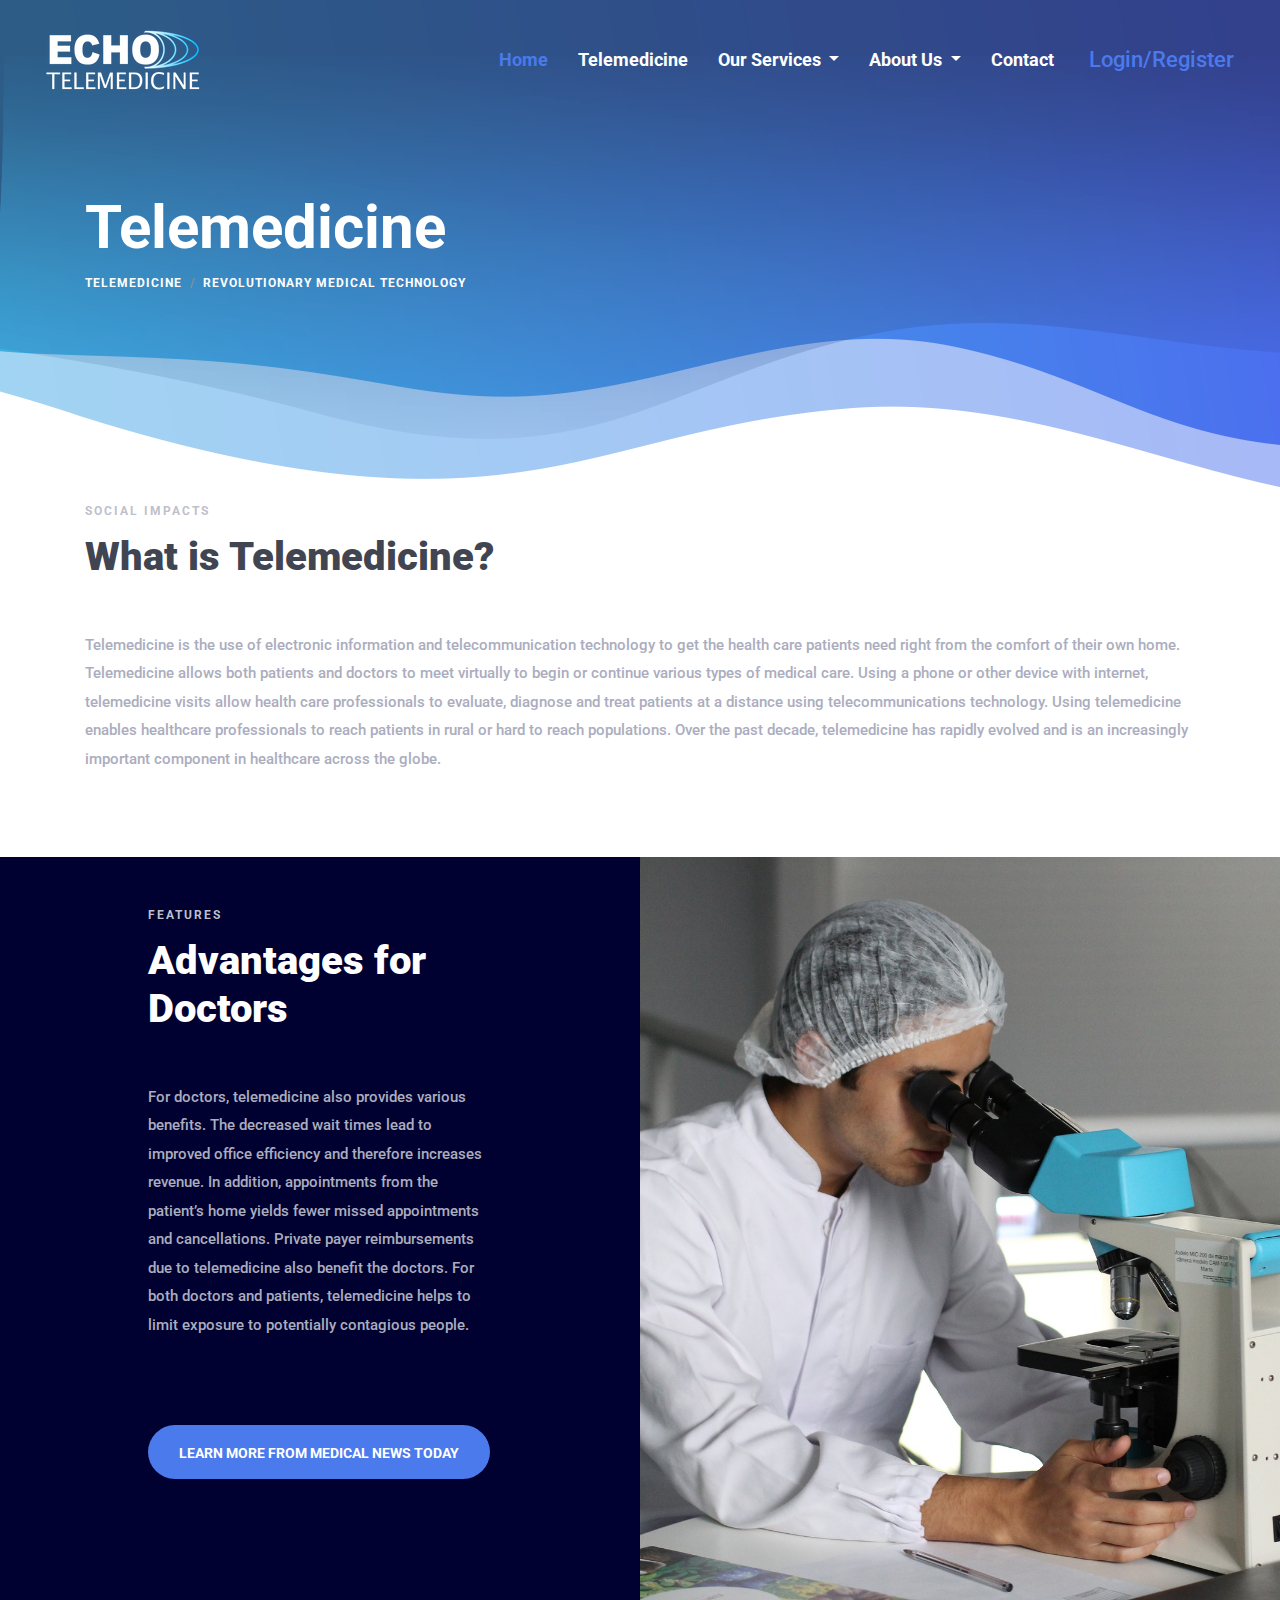
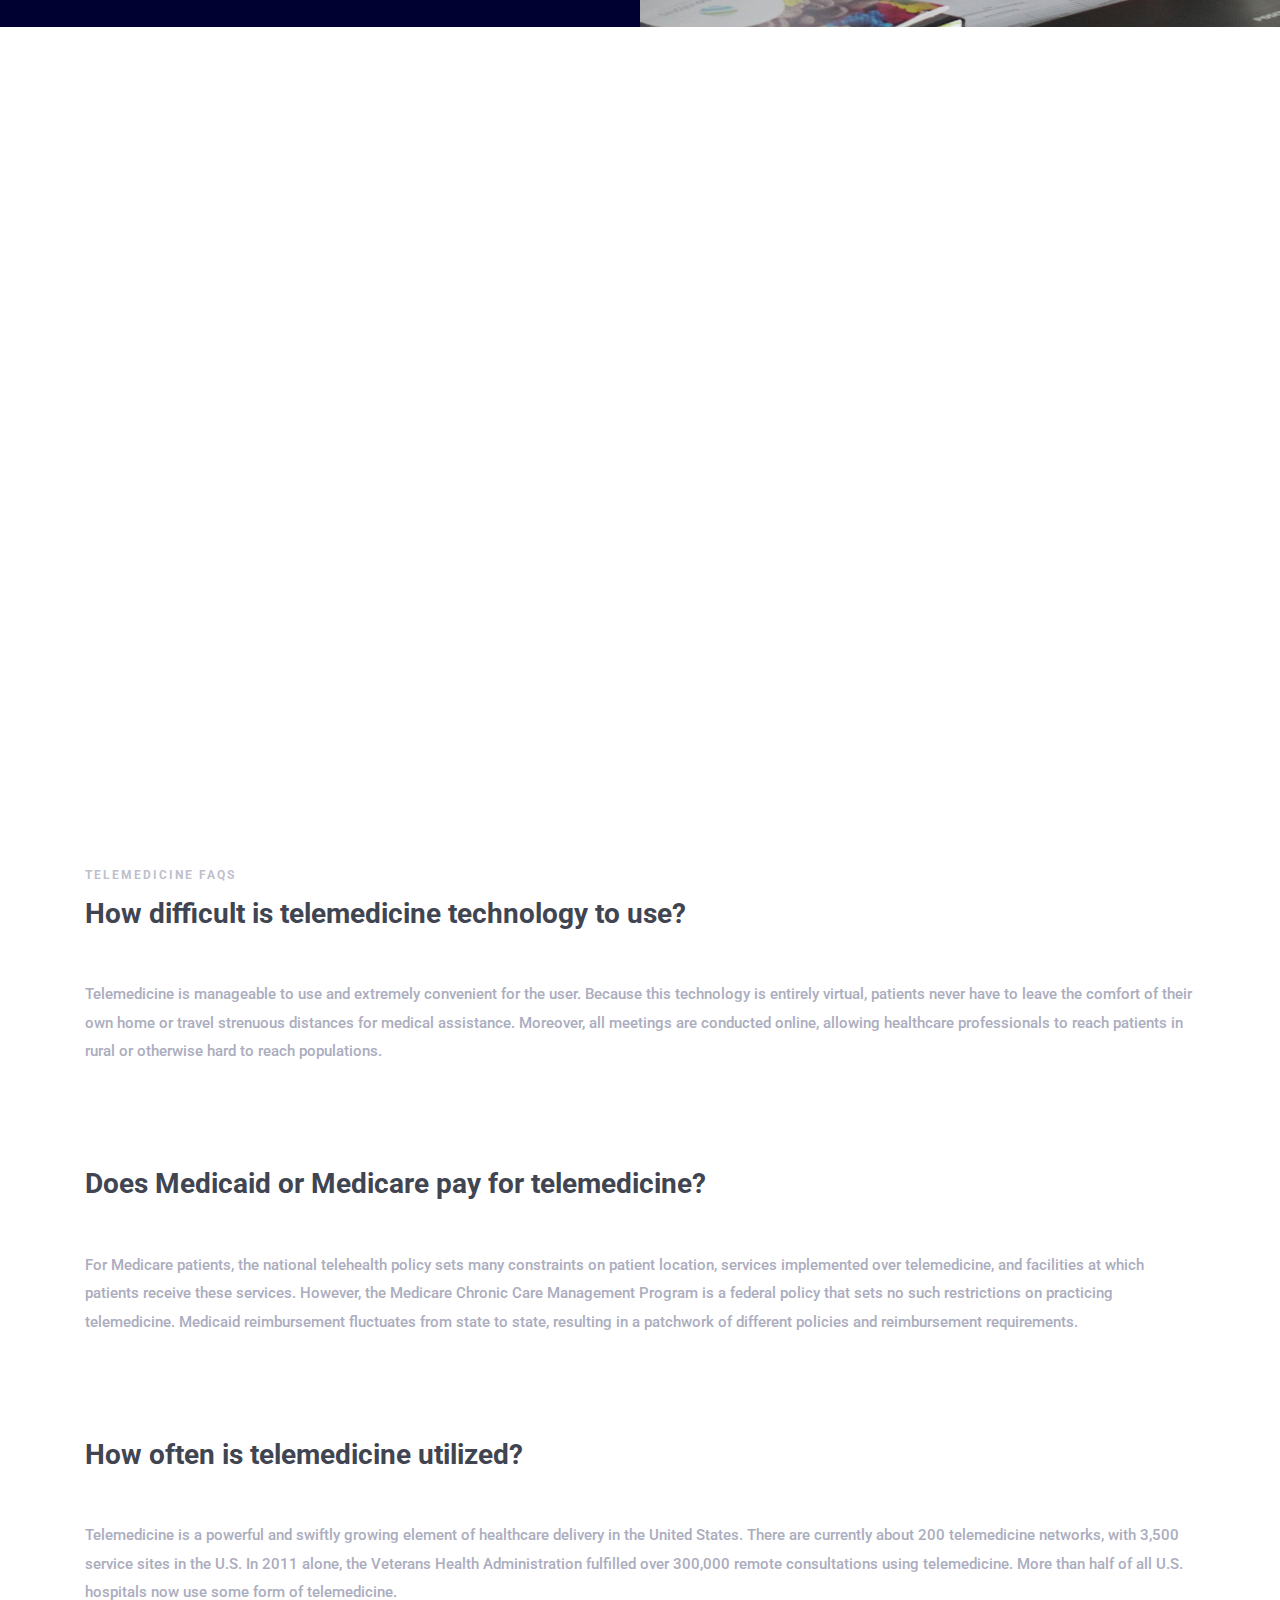
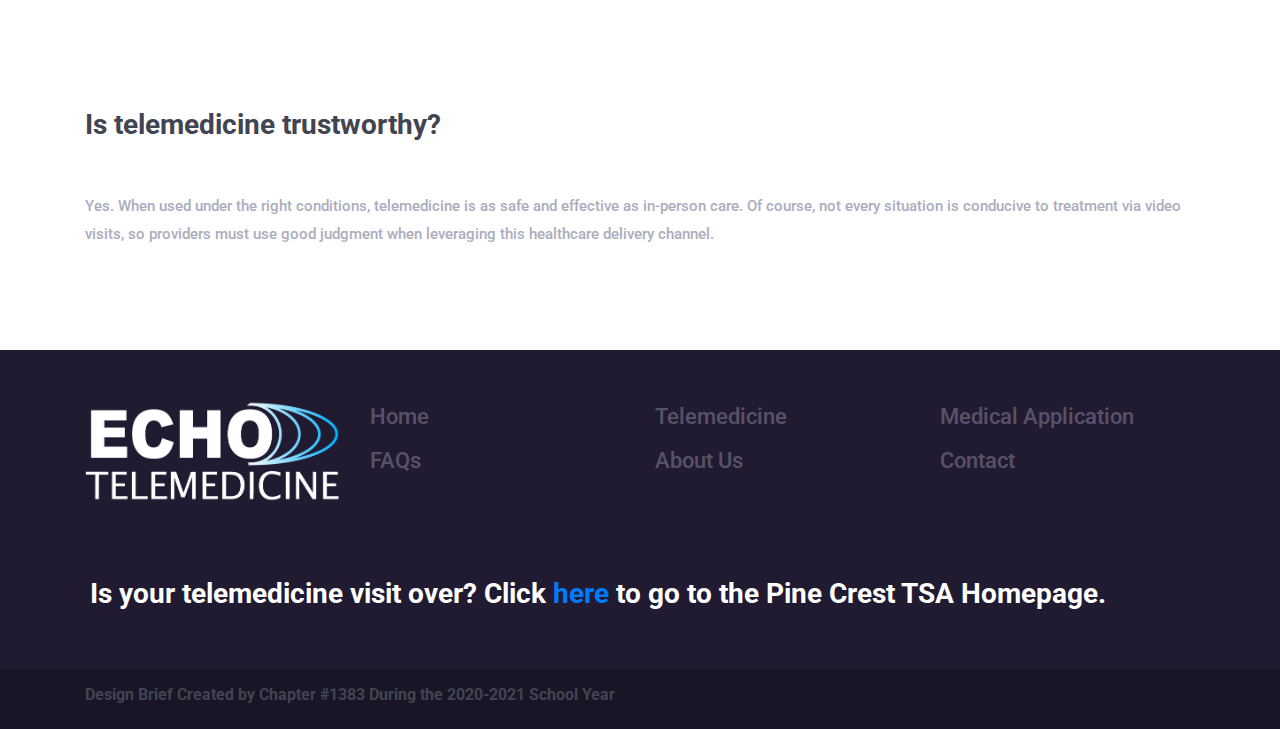
<file: telemedicine.html>
<!DOCTYPE html>
<html lang="en">

<head>
    <meta charset="UTF-8">
    <meta name="description" content="">
    <meta http-equiv="X-UA-Compatible" content="IE=edge">
    <meta name="viewport" content="width=device-width, initial-scale=1, shrink-to-fit=no">

    <title>Echo Telemedicine | Telemedicine</title>

    <!-- Favicon -->
    <link rel="icon" href="img/core-img/favicon.ico">

    <!-- Core Stylesheet -->
    <link href="style.css" rel="stylesheet">

    <!-- Responsive CSS -->
    <link href="css/responsive.css" rel="stylesheet">

</head>

<body>
    <!-- ***** Preloader Start ***** -->
    <div id="preloader">
        <div class="mosh-preloader"></div>
    </div>

    <!-- ***** Header Area Start ***** -->
    <header class="header_area clearfix">
        <div class="container-fluid h-100">
            <div class="row h-100">
                <!-- Menu Area Start -->
                <div class="col-12 h-100">
                    <div class="menu_area h-100">
                        <nav class="navbar h-100 navbar-expand-lg align-items-center">
                            <!-- Logo -->
                            <a class="navbar-brand" href="index.html"><img src="img/core-img/logo.png" alt="logo"></a>

                            <!-- Menu Area -->
                            <button class="navbar-toggler" type="button" data-toggle="collapse" data-target="#mosh-navbar" aria-controls="mosh-navbar" aria-expanded="false" aria-label="Toggle navigation"><span class="navbar-toggler-icon"></span></button>

                            <div class="collapse navbar-collapse justify-content-end" id="mosh-navbar">
                                <ul class="navbar-nav animated" id="nav">
                                    <li class="nav-item active"><a class="nav-link" href="index.html">Home</a></li>
                                    <li class="nav-item"><a class="nav-link" href="telemedicine.html">Telemedicine</a></li>
                                    <li class="nav-item dropdown">
                                        <a class="nav-link dropdown-toggle" href="#" id="moshDropdown" role="button" data-toggle="dropdown" aria-haspopup="true" aria-expanded="false">Our Services </a>
                                        <div class="dropdown-menu" aria-labelledby="moshDropdown">
                                          <a class="dropdown-item" href="services.html">Medical Application</a>
                                            <a class="dropdown-item" href="faq.html">FAQs</a>                                  
                                        </div>
                                    </li>
                                    
                                    
                                    <li class="nav-item dropdown">
                                        <a class="nav-link dropdown-toggle" href="about-4.html" id="moshDropdown" role="button" data-toggle="dropdown" aria-haspopup="true" aria-expanded="false">About Us </a>
                                        <div class="dropdown-menu" aria-labelledby="moshDropdown">
                                          <a class="dropdown-item" href="about-4.html">About Echo</a>
                                            <a class="dropdown-item" href="https://www.pctsa2021.com/features/features-4">CTE</a>   
                                             <a class="dropdown-item" href="https://www.pctsa2021.com/about/about-us-documentation-pctsa2021">Documentation</a>                                  
                                        </div>
                                    </li>
                                    <li class="nav-item"><a class="nav-link" href="contact.html">Contact</a></li>
                                </ul>
                                <!-- Search Form Area Start -->
                                
                                <!-- Search btn -->
                               

                                <!-- Login/Register btn -->
                                <div class="login-register-btn">
                                    <a style="padding-left:20px;" href="login.html">Login/Register</a>
                                </div>
                            </div>
                        </nav>
                    </div>
                </div>
            </div>
        </div>
    </header>
    <!-- ***** Header Area End ***** -->

    <!-- ***** Breadcumb Area Start ***** -->
    <div class="mosh-breadcumb-area" style="background-image: url(img/core-img/breadcumb.png);">
        <div class="container h-100">
            <div class="row h-100 align-items-center">
                <div class="col-12">
                    <div class="bradcumbContent">
                        <h2>Telemedicine</h2>
                        <nav aria-label="breadcrumb">
                            <ol class="breadcrumb">
                                
                                <li class="breadcrumb-item"><a href="#">Telemedicine</a></li>
                                <li class="breadcrumb-item active" aria-current="page">Revolutionary Medical Technology</li>
                            </ol>
                        </nav>
                    </div>
                </div>
            </div>
        </div>
    </div>
    <!-- ***** Breadcumb Area End ***** -->

    <!-- ***** About Us Area Start ***** -->
    <section class="mosh-aboutUs-area section_padding_50_0">
        <div class="container">
            <div class="row align-items-center">
                <div class="col-12 col-md-12">
                    <div class="mosh-about-us-content">
                        <div class="section-heading">
                            <p>Social Impacts</p>
                            <h2>What is Telemedicine?</h2>
                        </div>
                        
                        <div class="mosh-features-thumb wow fadeInLeftBig" data-wow-delay="0.7s">
                        <p>Telemedicine is the use of electronic information and telecommunication technology to get the health care patients need right from the comfort of their own home. Telemedicine allows both patients and doctors to meet virtually to begin or continue various types of medical care. Using a phone or other device with internet, telemedicine visits allow health care professionals to evaluate, diagnose and treat patients at a distance using telecommunications technology. Using telemedicine enables healthcare professionals to reach patients in rural or hard to reach populations. Over the past decade, telemedicine has rapidly evolved and is an increasingly important component in healthcare across the globe. 
                        </p>
                        </div>
                    </div>
                </div>
            <!--    <div class="col-12 col-md-6">
                    <div class="mosh-about-us-thumb wow fadeInUp" data-wow-delay="0.5s">
                        <img src="img/bg-img/headpiece.png" alt="">
                    </div>
                </div> -->
            </div>
        </div>
    </section>

    <br></br>
    
    <!-- ***** About Us Area End ***** -->
    

    <!-- ***** Few Words Area Start ***** -->

    
    
    
  
    
    

    <section class="few-words-from-ceo d-md-flex">
        <div class="few-words-conten d-flex align-items-center justify-content-center wow fadeInLeftBig" data-wow-delay="0.1s">
            <div class="container-fluid">
                <div class="row justify-content-center">
                    <div class="col-12 col-md-11 col-lg-9 col-xl-7">
                        <div class="few-words-text">
                            <div class="section-heading">
                                <p>Features</p>
                                <h2>Advantages for Doctors</h2>
                            </div>
                            <p>For doctors, telemedicine also provides various benefits. The decreased wait times lead to improved office efficiency and therefore increases revenue. In addition, appointments from the patient’s home yields fewer missed appointments and cancellations. Private payer reimbursements due to telemedicine also benefit the doctors. For both doctors and patients, telemedicine helps to limit exposure to potentially contagious people. 
                                 
                                <br></br>
                                <br></br>


                                 <div class="mosh-buttons-area mb-100">
                        <a href="https://www.medicalnewstoday.com/articles/telemedicine-benefits" class="btn mosh-btn">Learn More from Medical News Today</a>
                            </div>
                            <div class="ceo-meta-data d-flex align-items-center mt-50">

                            </div>
                        </div>
                    </div>
                </div>
            </div>
        </div>
        <div class="few-words-thumb bg-img wow fadeInRightBig" data-wow-delay="1.1s" style="background-image: url(img/bg-img/pic.jpg);"></div>
    </section>

    <section class="few-words-from-ceo d-md-flex">
        <div class="few-words-contents d-flex align-items-center justify-content-center wow fadeInLeftBig" data-wow-delay="0.1s">
            <div class="container-fluid">
                <div class="row justify-content-center">
                    <div class="col-12 col-md-11 col-lg-9 col-xl-7">
                        <div class="few-words-text">
                            <div class="section-heading">
                                <br></br>
                                <p>Features</p>
                                <h2>Benefits for Patients</h2>
                            </div>
                            <p>The use of telemedicine provides benefits to both the patients as well as the doctors and providers. For patients, using telemedicine allows you to talk to a doctor live over the phone or video chat, or you can send and receive chat messages. Also, telemedicine saves valuable time and money because you don’t need to pay for travel and transportation. Furthermore, the reduced waiting time and lessened number of visits to a clinic are some more benefits. Telemedicine allows patients to take visits from their own home, increasing privacy and limiting exposure to potentially contagious patients. 
                                 
                                <br></br>
                                <br></br>


                                 <div class="mosh-buttons-area mb-100">
                        <a href="https://www.hopkinsmedicine.org/health/treatment-tests-and-therapies/benefits-of-telemedicine" class="btn mosh-btn">Learn More from John Hopkins University</a>
                            </div>
                            <div class="ceo-meta-data d-flex align-items-center mt-50">

                            </div>
                        </div>
                    </div>
                </div>
            </div>
        </div>
        <div class="few-words-thumb bg-img wow fadeInRightBig" data-wow-delay="1.1s" style="background-image: url(img/bg-img/patient.jpg);"></div>
    </section>


    

    <section class="mosh-aboutUs-area section_padding_50_0">
        <div class="container">
            <div class="row align-items-center">
                <div class="col-12 col-md-12">
                    <div class="mosh-about-us-content">
                        <div class="section-heading">
                            <br></br>
                            <p>Telemedicine FAQs</p>
                            <h3>How difficult is telemedicine technology to use?</h3>
                        </div>
                        
                        <div class="mosh-features-thumb">
                        <p>Telemedicine is manageable to use and extremely convenient for the user. Because this technology is entirely virtual, patients never have to leave the comfort of their own home or travel strenuous distances for medical assistance. Moreover, all meetings are conducted online, allowing healthcare professionals to reach patients in rural or otherwise hard to reach populations. 
                            <br></br><br></br>
                        </p>
                        </div>


                        <div class="section-heading">
                            
                            <h3>Does Medicaid or Medicare pay for telemedicine?</h3>
                        </div>
                        
                        <div class="mosh-features-thumb">
                        <p>For Medicare patients, the national telehealth policy sets many constraints on patient location, services implemented over telemedicine, and facilities at which patients receive these services. However, the Medicare Chronic Care Management Program is a federal policy that sets no such restrictions on practicing telemedicine.
Medicaid reimbursement fluctuates from state to state, resulting in a patchwork of different policies and reimbursement requirements.<br></br><br></br>
                        </p>
                        </div>

                                                <div class="section-heading">
                            
                            <h3>How often is telemedicine utilized?</h3>
                        </div>
                        
                        <div class="mosh-features-thumb">
                        <p>Telemedicine is a powerful and swiftly growing element of healthcare delivery in the United States. There are currently about 200 telemedicine networks, with 3,500 service sites in the U.S. In 2011 alone, the Veterans Health Administration fulfilled over 300,000 remote consultations using telemedicine. More than half of all U.S. hospitals now use some form of telemedicine.<br></br><br></br>
                        </p>
                        </div>

                                                <div class="section-heading">
                            
                            <h3>Is telemedicine trustworthy?</h3>
                        </div>
                        
                        <div class="mosh-features-thumb">
                        <p>Yes. When used under the right conditions, telemedicine is as safe and effective as in-person care. Of course, not every situation is conducive to treatment via video visits, so providers must use good judgment when leveraging this healthcare delivery channel.<br></br><br></br>
                        </p>
                        </div>

                    </div>
                </div>
            <!--    <div class="col-12 col-md-6">
                    <div class="mosh-about-us-thumb wow fadeInUp" data-wow-delay="0.5s">
                        <img src="img/bg-img/headpiece.png" alt="">
                    </div>
                </div> -->
            </div>
        </div>
    </section>


    

    <!-- ***** Footer Area Start ***** -->
  <footer class="footer-area clearfix">
        <!-- Top Fotter Area -->
        <div class="top-footer-area section_padding_50">
            <div class="container">
                <div class="row">
                    <div class="col-12 col-sm-6 col-lg-3">
                        <div class="single-footer-widget mb-50">
                            <a href="#" class="mb-50 d-block"><img src="img/core-img/echov1.png" alt=""></a>
                            
                        </div>
                    </div>
                    <div class="col-12 col-sm-6 col-lg-3">
                        <div class="single-footer-widget mb-50">
                            
                            <ul>
                                
                                <li><a href="index.html">Home</a></li>
                                <li><a href="faq.html">FAQs</a></li>
                                

                                
                            </ul>
                        </div>
                    </div>
                    <div class="col-12 col-sm-6 col-lg-3">
                       <div class="single-footer-widget mb-50">
                            
                            <ul>
                                
                                <li><a href="telemedicine.html">Telemedicine</a></li>
                                <li><a href="about-4.html">About Us</a></li>
                                
                                

                            </ul>
                        </div>
                        
                    </div>
                    <div class="col-12 col-sm-6 col-lg-3">
                       <div class="single-footer-widget mb-50">
                            
                            <ul>
                                
                                <li><a href="services.html">Medical Application</a></li>
                                <li><a href="contact.html">Contact</a></li>
                                                               

                            </ul>

                        </div> 
                        
                    </div>
                    <h3 style="margin-left: 20px; margin-top: -20px font-size: 1em; color:white">Is your telemedicine visit over? Click <a href="https://www.pctsa2021.com"> here </a> to go to the Pine Crest TSA Homepage.</h3>
                </div>
            </div>
        </div>
        <!-- Fotter Bottom Area -->
        <div class="footer-bottom-area">
            <div class="container h-100">
                <div class="row h-100">
                    <div class="col-12 h-100">
                        <div class="footer-bottom-content h-100 d-md-flex justify-content-between align-items-center">
                        
                            <div class="footer-social-info">
                                <h5 style="font-size:1rem;">Design Brief Created by Chapter #1383 During the 2020-2021 School Year</h5>
                            </div>
                        </div>
                    </div>
                </div>
            </div>
        </div>
    </footer>
    <!-- ***** Footer Area End ***** -->

    <!-- jQuery-2.2.4 js -->
    <script src="js/jquery-2.2.4.min.js"></script>
    <!-- Popper js -->
    <script src="js/popper.min.js"></script>
    <!-- Bootstrap js -->
    <script src="js/bootstrap.min.js"></script>
    <!-- All Plugins js -->
    <script src="js/plugins.js"></script>
    <!-- Active js -->
    <script src="js/active.js"></script>
</body>

</html>
</file>
<file: css/responsive.css>
@media (min-width: 992px) and (max-width: 1199px) {
    .search-button > a {
        margin: 0 40px;
    }
    .menu_area #nav .nav-link {
        padding: 0 10px;
    }
    .search-form-area #search {
        width: 450px;
    }
    .hero-slides .owl-next {
        right: 20px;
    }
    .hero-slides .owl-prev {
        left: 20px;
    }
    .workflow-slides-area {
        top: 0;
        padding-bottom: 100px;
    }
}

@media (min-width: 768px) and (max-width: 991px) {
    .navbar-toggler {
        border: 2px solid #fff;
        background-color: #f2f4f6;
        margin: 32px 0;
    }
    .sticky .navbar-toggler {
        margin: 11px 0;
    }
    .navbar-toggler-icon {
        background-image: url("data:image/svg+xml;charset=utf8,%3Csvg viewBox='0 0 30 30' xmlns='http://www.w3.org/2000/svg'%3E%3Cpath stroke='rgba(0, 0, 0, 0.5)' stroke-width='2' stroke-linecap='round' stroke-miterlimit='10' d='M4 7h22M4 15h22M4 23h22'/%3E%3C/svg%3E");
    }
    #mosh-navbar {
        padding: 30px;
        border-radius: 5px;
        background-color: #211b31;
        text-align: left;
    }
    .header_area.sticky .navbar {
        height: 70px;
    }
    .menu_area #nav .nav-link {
        font-size: 14px;
        padding: 6px 0;
    }
    .search-button > a {
        margin: 15px 0;
        display: block;
    }
    .hero-slide-content h2 {
        font-size: 36px;
    }
    .welcome_area,
    .single-hero-slide {
        height: 900px;
    }
    .hero-slides .owl-next {
        right: 5px;
    }
    .hero-slides .owl-prev {
        left: 5px;
    }
    .clients-logo-area > a > img {
        max-width: 100px;
        height: auto;
    }
    .single-more-service-area {
        -webkit-box-flex: 0;
            -ms-flex: 0 0 50%;
                flex: 0 0 50%;
        max-width: 50%;
    }
    .mosh-more-services-area {
        -ms-flex-wrap: wrap;
            flex-wrap: wrap;
    }
    .single_gallery_item {
        width: 50%;
    }
    .workflow-slides-area {
        top: 0;
        padding-bottom: 100px;
    }
    .testimonial-content p {
        font-size: 13px;
    }
    .mosh-cool-facts-area .counter-area > h3 {
        font-size: 40px;
    }
}

@media (min-width: 320px) and (max-width: 767px) {
    .header_area {
        padding: 0;
        height: 80px;
    }
    .navbar-toggler {
        border: 2px solid #fff;
        background-color: #f2f4f6;
        margin: 11px 0;
    }
    .sticky .navbar-toggler {
        margin: 11px 0;
    }
    .navbar-toggler-icon {
        background-image: url("data:image/svg+xml;charset=utf8,%3Csvg viewBox='0 0 30 30' xmlns='http://www.w3.org/2000/svg'%3E%3Cpath stroke='rgba(0, 0, 0, 0.5)' stroke-width='2' stroke-linecap='round' stroke-miterlimit='10' d='M4 7h22M4 15h22M4 23h22'/%3E%3C/svg%3E");
    }
    #mosh-navbar {
        padding: 30px;
        border-radius: 5px;
        background-color: #211b31;
        text-align: left;
    }
    .header_area.sticky .navbar {
        height: 70px;
    }
    .menu_area #nav .nav-link {
        font-size: 14px;
        padding: 6px 0;
    }
    .search-button > a {
        margin: 15px 0;
        display: block;
    }
    .hero-slide-content h2 {
        font-size: 20px;
    }
    .hero-slide-content h4 {
        font-size: 18px;
    }
    .welcome_area,
    .single-hero-slide {
        height: 600px;
    }
    .hero-slides .owl-next {
        right: 5px;
    }
    .hero-slides .owl-prev {
        left: 5px;
    }
    .search-form-area #search {
        width: 200px;
        border-radius: 10px;
        padding: 0 15px;
    }
    .section-heading > h2 {
        font-size: 24px;
    }
    .clients-logo-area > a > img {
        max-width: 100px;
        height: auto;
        margin: 15px;
    }
    .features-img > img {
        width: 100%;
        position: relative;
        bottom: -30px;
        left: 0;
        z-index: 9;
    }
    .single-more-service-area {
        -webkit-box-flex: 0;
            -ms-flex: 0 0 100%;
                flex: 0 0 100%;
        max-width: 100%;
    }
    .mosh-more-services-area {
        -ms-flex-wrap: wrap;
            flex-wrap: wrap;
    }
    .single_gallery_item {
        width: 100%;
    }
    .workflow-slides-area {
        top: 50px;
        padding-bottom: 150px;
    }
    .cta-content .section-heading h2 {
        font-size: 24px;
    }
    .mosh-service-slides .owl-prev {
        left: -15px;
    }
    .mosh-service-slides .owl-next {
        left: auto;
        right: -15px;
    }
    .footer-bottom-area {
        height: 100px;
        text-align: center;
        padding: 25px 0;
    }
    .bradcumbContent h2 {
        font-size: 40px;
    }
    .mosh-about-us-thumb {
        margin-top: 100px;
    }
    .mosh-features-thumb {
        margin-bottom: 100px;
    }
    .few-words-contents,
    .few-words-thumb {
        -webkit-box-flex: 0;
            -ms-flex: 0 0 100%;
                flex: 0 0 100%;
        max-width: 100%;
        height: 770px;
    }
    .mosh-team-slides .owl-prev {
        left: -10px;
    }
    .mosh-team-slides .owl-next {
        left: auto;
        right: -10px;
    }
    .subscribe-newsletter-content h2 {
        font-size: 24px;
    }
    .subscribe-newsletter-content form > input {
        width: 100%;
    }
    .subscribe-newsletter-content form > button {
        width: 120px;
        padding: 0 15px;
        right: 0;
    }
    .testimonials-slides .owl-prev {
        left: -10px;
    }
    .testimonials-slides .owl-next {
        left: auto;
        right: -10px;
    }
    .testimonial-content p {
        font-size: 13px;
    }
    .mosh-cool-facts-area .counter-area > h3 {
        font-size: 20px;
    }
    .testimonials-slides:after {
        text-align: right;
    }
    .testimonials-slides:before {
        text-align: left;
    }
    .mosh-blog-sidebar,
    .contact-information {
        margin-top: 100px;
    }
}

@media (min-width: 480px) and (max-width: 767px) {
    .welcome_area,
    .single-hero-slide {
        height: 700px;
    }
    .clients-logo-area > a > img {
        max-width: 75px;
        height: auto;
        margin: 0 15px;
    }
}

@media (min-width: 576px) and (max-width: 767px) {
    .welcome_area,
    .single-hero-slide {
        height: 800px;
    }
    .hero-slide-content h2 {
        font-size: 30px;
    }
    .single-more-service-area {
        -webkit-box-flex: 0;
            -ms-flex: 0 0 50%;
                flex: 0 0 50%;
        max-width: 50%;
    }
}
</file>
<file: style.css>
@import url('https://fonts.googleapis.com/css?family=Roboto:400,500,700,900');

@import 'css/bootstrap.min.css';
@import 'css/owl.carousel.min.css';
@import 'css/animate.css';
@import 'css/magnific-popup.css';
@import 'css/font-awesome.min.css';

* {
    margin: 0;
    padding: 0;
}

body,
html {
    font-family: 'Roboto', sans-serif;
}

h1,
h2,
h3,
h4,
h5,
h6 {
    font-family: 'Roboto', sans-serif;
    font-weight: 700;
    color: #404551;
    line-height: 1.2;
}

a,
a:hover,
a:focus,
a:active {
    font-weight: 700;
    text-decoration: none;
    -webkit-transition-duration: 500ms;
    transition-duration: 500ms;
}

li {
    list-style: none;
}

p {
    font-family: 'Roboto', sans-serif;
    color: #abadbe;
    font-size: 15px;
    font-weight: 500;
    margin-top: 0;
    line-height: 1.9;
}

ul,
ol {
    margin: 0;
    padding: 0;
}

img {
    max-width: 100%;
    height: auto;
}

.section_padding_100 {
    padding-top: 100px;
    padding-bottom: 100px;
}

.section_padding_100_0 {
    padding-top: 100px;
    padding-bottom: 0;
}

.section_padding_100_50 {
    padding-top: 100px;
    padding-bottom: 50px;
}

.section_padding_100_70 {
    padding-top: 100px;
    padding-bottom: 70px;
}

.section_padding_50 {
    padding-top: 50px;
    padding-bottom: 50px;
}

.section_padding_50_20 {
    padding-top: 50px;
    padding-bottom: 20px;
}

.section_padding_150 {
    padding-top: 150px;
    padding-bottom: 150px;
}

.section_padding_200 {
    padding-top: 200px;
    padding-bottom: 200px;
}

.section_padding_0_100 {
    padding-top: 0;
    padding-bottom: 100px;
}

.section_padding_70 {
    padding-top: 70px;
    padding-bottom: 70px;
}

.section_padding_0_50 {
    padding-top: 0;
    padding-bottom: 50px;
}

.mt-15 {
    margin-top: 15px;
}

.mt-30 {
    margin-top: 30px;
}

.mt-40 {
    margin-top: 40px;
}

.mt-50 {
    margin-top: 50px;
}

.mt-100 {
    margin-top: 100px;
}

.mt-150 {
    margin-top: 150px;
}

.mr-15 {
    margin-right: 15px;
}

.mr-30 {
    margin-right: 30px;
}

.mr-50 {
    margin-right: 50px;
}

.mr-100 {
    margin-right: 100px;
}

.mb-15 {
    margin-bottom: 15px;
}

.mb-30 {
    margin-bottom: 30px;
}

.mb-50 {
    margin-bottom: 50px;
}

.mb-100 {
    margin-bottom: 100px;
}

.ml-15 {
    margin-left: 15px;
}

.ml-30 {
    margin-left: 30px;
}

.ml-50 {
    margin-left: 50px;
}

.ml-100 {
    margin-left: 100px;
}

#preloader {
    overflow: hidden;
    background-color: #211b31;
    height: 100%;
    left: 0;
    position: fixed;
    top: 0;
    width: 100%;
    z-index: 999999;
}

.mosh-preloader {
    overflow: hidden;
    -webkit-animation: 3000ms linear 0s normal none infinite running mosh-preloader;
    animation: 3000ms linear 0s normal none infinite running mosh-preloader;
    background-color: transparent;
    border-color: #f1f2f3 #f1f2f3 #4a7aec;
    border-radius: 50%;
    border-style: solid;
    border-width: 4px;
    height: 50px;
    left: calc(50% - 25px);
    position: relative;
    top: calc(50% - 25px);
    width: 50px;
    z-index: 9;
}

@-webkit-keyframes mosh-preloader {
    0% {
        -webkit-transform: rotate(0deg);
        transform: rotate(0deg);
    }
    100% {
        -webkit-transform: rotate(360deg);
        transform: rotate(360deg);
    }
}

@keyframes mosh-preloader {
    0% {
        -webkit-transform: rotate(0deg);
        transform: rotate(0deg);
    }
    100% {
        -webkit-transform: rotate(360deg);
        transform: rotate(360deg);
    }
}

#scrollUp {
    bottom: 0;
    font-size: 24px;
    right: 30px;
    width: 40px;
    background: #4a7aec;
    color: #fff;
    text-align: center;
    height: 40px;
    line-height: 38px;
    border-radius: 0;
    box-shadow: 2px 10px 8px rgba(0, 0, 0, 0.15);
}

.mosh-table {
    display: table;
    height: 100%;
    left: 0;
    position: relative;
    top: 0;
    width: 100%;
    z-index: 2;
}

.mosh-table-cell {
    display: table-cell;
    vertical-align: middle;
}

.section-heading {
    margin-bottom: 100px;
}

.section-heading > p {
    font-weight: 700;
    color: #bec0cc;
    font-size: 12px;
    margin-bottom: 10px;
    text-transform: uppercase;
    letter-spacing: 2px;
}

.section-heading > h2 {
    font-size: 40px;
    margin: 0;
    font-weight: 900;
}

.section-heading > h5 {
    font-size: 22px;
    color: #abadbe;
    line-height: 1.8;
    font-weight: 500;
}

.mosh-btn {
    background-color: #4a7aec;
    min-width: 150px;
    height: 54px;
    padding: 0 30px;
    border-radius: 70px;
    color: #fff;
    font-size: 14px;
    line-height: 54px;
    font-weight: 700;
    text-transform: uppercase;
    -webkit-transition-duration: 500ms;
    transition-duration: 500ms;
}

.mosh-btn:hover {
    background-color: #1a3c8d;
    color: #fff;
}

.bg-overlay,
.bg-overlay-white {
    position: relative;
    z-index: 1;
}

.bg-overlay:after,
.bg-overlay-white:after {
    background-color: rgba(33, 27, 49, 0.88);
    width: 100%;
    height: 100%;
    top: 0;
    left: 0;
    content: '';
    z-index: -1;
    position: absolute;
}

.bg-overlay-white:after {
    background-color: rgba(231, 235, 246, 0.89);
}

.bg-img {
    background-position: center center;
    background-repeat: no-repeat;
    background-size: cover;
}

/* --------------------------
:: 2.0 Header Area CSS
-------------------------- */

.header_area {
    left: 0;
    position: absolute;
    width: 100%;
    z-index: 999;
    top: 0;
    padding: 0 15px;
    height: 120px;
    background-color: transparent;
    -webkit-transition-duration: 700ms;
    transition-duration: 700ms;
}

.menu_area {
    position: relative;
    z-index: 2;
}

.menu_area #nav .nav-link {
    color: #fff;
    display: block;
    font-size: 1.4vw;
    -webkit-transition-duration: 500ms;
    transition-duration: 500ms;
    padding: 0 15px;
}

.menu_area .dropdown-menu.show {
    border: none;
    box-shadow: 3px 5px 12px rgba(0, 0, 0, 0.15);
}

.menu_area .dropdown-item {
    font-size: 1vw;
    font-weight: 700;
    color: #9597a6;
}

.menu_area #nav .nav-link:hover,
.menu_area #nav .nav-item.active .nav-link,
.menu_area .dropdown-item:hover {
    color: #4a7aec;
}

.login-register-btn a {
    color: #4a7aec;
    display: inline-block;
    font-weight: 500;
}

.login-register-btn a:hover {
    color: #fff;
}

.search-button > a {
    margin: 0 80px;
}

.navbar-nav {
    -webkit-transition-duration: 500ms;
    transition-duration: 500ms;
}

/* Search Form CSS */

.search-form-area {
    width: auto;
    height: 50px;
    display: none;
    -webkit-transition-duration: 500ms;
    transition-duration: 500ms;
}

.search-form-open .search-form-area {
    display: block !important;
}

.search-form-open .navbar-nav {
    display: none !important;
}

.search-form-area #search {
    width: 550px;
    height: 50px;
    border-radius: 10px;
    border: 2px solid rgba(255, 255, 255, 0.7);
    padding: 0 30px;
    color: #fff !important;
    font-size: 14px;
    background-color: transparent;
    -webkit-transition-duration: 500ms;
    transition-duration: 500ms;
}

/* Sticky CSS */

.header_area.sticky {
    background-color: #25499f;
    box-shadow: 0 6px 20px rgba(0, 0, 0, 0.15);
    height: 80px;
    position: fixed;
    top: 0;
    z-index: 999;
}

/* --------------------------
:: 3.0 Welcome Area CSS
-------------------------- */

.welcome_area {
    position: relative;
    z-index: 2;
    height: 1200px;
    background-repeat: no-repeat;
    background-size: cover;
    background-position: center center;
}

.hero-slides {
    position: relative;
    z-index: 2;
}

.single-hero-slide {
    height: 1200px;
    width: 100%;
    position: relative;
    z-index: 1;
}

.hero-slide-content h2 {
    font-size: 60px;
    color: #fff;
    line-height: 1.8;
}

.hero-slide-content h4 {
    color: #fff;
    font-weight: 400;
    margin-bottom: 0;
}

.hero-slide-content .slide-img {
    color: #fff;
    margin-top: 100px;
    font-weight: 400;
}

.hero-slides .owl-prev,
.hero-slides .owl-next {
    position: absolute;
    width: 60px;
    height: 60px;
    background-color: transparent;
    line-height: 60px;
    text-align: center;
    top: 50%;
    margin-top: -30px;
    left: 50px;
    border-radius: 50%;
    color: #a2baff;
    -webkit-transition-duration: 500ms;
    transition-duration: 500ms;
}

.hero-slides .owl-next {
    left: auto;
    right: 50px;
}

.hero-slides .owl-prev:hover,
.hero-slides .owl-next:hover {
    background-color: #4a7aec;
}

/* -------------------------
:: 4.0 Service Area
------------------------- */

.mosh-service-slides {
    position: relative;
    z-index: 1;
}

.single-service-area h2 {
    font-size: 60px;
    font-weight: 900;
    margin-bottom: 20px;
    -webkit-transition-duration: 500ms;
    transition-duration: 500ms;
    color: #bec0cc;
}

.mosh-service-slides .center .single-service-area h2,
.single-service-area:hover h2 {
    color: #4a7aec;
}

.single-service-area h4 {
    margin-bottom: 20px;
}

.mosh-service-slides .owl-prev,
.mosh-service-slides .owl-next {
    position: absolute;
    width: 50px;
    height: 50px;
    background-color: transparent;
    line-height: 50px;
    text-align: center;
    top: 50%;
    margin-top: -30px;
    left: -25px;
    border-radius: 50%;
    color: #a2baff;
    -webkit-transition-duration: 500ms;
    transition-duration: 500ms;
}

.mosh-service-slides .owl-next {
    left: auto;
    right: -25px;
}

/* -------------------------
:: 5.0 Clients Area
------------------------- */

.clients-logo-area > a > img {
    max-width: 170px;
    height: auto;
}

/* -------------------------
:: 6.0 Features Area
------------------------- */

.mosh-features-area {
    background-color: #211b31;
    position: relative;
    z-index: 1;
}

.features-img > img {
    width: 40%;
    position: absolute;
    bottom: 200px;
    left: 30px;
    z-index: 9;
}

.mosh-features-area .section-heading {
    margin-bottom: 60px;
}

.mosh-features-area .section-heading h2 {
    color: #fff;
}

.barfiller {
    background: #f4f4f4;
    border: none;
    border-radius: 0;
    box-shadow: none;
    height: 5px;
    margin-bottom: 5px;
    position: relative;
    width: 100%;
}

.barfiller .fill {
    display: block;
    position: relative;
    width: 0px;
    height: 100%;
    background: #4a7aec;
    z-index: 1;
}

.barfiller .tipWrap {
    display: none;
}

.barfiller .tip {
    margin-top: -35px;
    padding: 2px 4px;
    font-size: 15px;
    color: #4a7aec;
    left: 0px;
    position: absolute;
    z-index: 2;
    background: transparent;
    font-weight: 500;
}

.barfiller .tip:after {
    display: none;
}

.single_progress_bar p {
    margin-bottom: 10px;
}

/* -------------------------
:: 7.0 More Service Area
------------------------- */

.single-more-service-area {
    -webkit-box-flex: 0;
    -ms-flex: 0 0 25%;
    flex: 0 0 25%;
    max-width: 25%;
    padding: 100px 20px;
    position: relative;
    z-index: 1;
    -webkit-transition-duration: 750ms;
    transition-duration: 750ms;
}

.single-more-service-area:hover {
    box-shadow: 0 10px 20px 10px rgba(0, 0, 0, 0.1);
}

.more-service-content > img {
    margin-bottom: 40px;
}

.more-service-content > h4 {
    margin-bottom: 30px;
    text-transform: capitalize;
}

/* -------------------------
:: 8.0 Portfolio Area
------------------------- */

.portfolio-menu {
    margin-bottom: 100px;
    margin-top: -10px;
}

.portfolio-menu > p {
    display: inline-block;
    padding: 0 15px;
    cursor: pointer;
    -webkit-transition-duration: 500ms;
    transition-duration: 500ms;
    margin-bottom: 0;
}

.portfolio-menu > p:hover {
    color: #4a7aec;
}

.single_gallery_item {
    width: 25%;
    display: inline-block;
    float: left;
    z-index: 3;
    position: relative;
    overflow: hidden
}

.single_gallery_item > img {
    width: 100%;
    -webkit-transition-duration: 500ms;
    transition-duration: 500ms;
}

.single_gallery_item:hover > img {
    -webkit-transform: scale(1.1);
    transform: scale(1.1);
    filter: url('data:image/svg+xml;charset=utf-8,<svg xmlns="http://www.w3.org/2000/svg"><filter id="filter"><feGaussianBlur stdDeviation="8" /></filter></svg>#filter');
    -webkit-filter: blur(8px);
    filter: blur(8px);
    filter: progid:DXImageTransform.Microsoft.Blur(pixelradius=8);
}

.gallery-hover-overlay {
    position: absolute;
    width: 100%;
    height: 100%;
    z-index: 9;
    left: 0;
    top: 0;
    background-color: rgba(74, 122, 236, 0.85);
    opacity: 0;
    -ms-filter: "progid:DXImageTransform.Microsoft.Alpha(Opacity=0)";
    -webkit-transition-duration: 500ms;
    transition-duration: 500ms;
}

.single_gallery_item:hover .gallery-hover-overlay {
    opacity: 1;
    -ms-filter: "progid:DXImageTransform.Microsoft.Alpha(Opacity=100)"
}

.port-hover-text h4 {
    color: #fff;
    margin-bottom: 10px;
}

.port-hover-text > a {
    color: #fff;
    font-size: 15px;
}

/* -------------------------
:: 9.0 Workflow Area
------------------------- */

.workflow-img {
    position: relative;
    z-index: -10;
    background-position: center center;
    background-size: cover;
    background-repeat: no-repeat;
}

.single-workflow-area > h2 {
    font-size: 16px;
    -webkit-box-flex: 0;
    -ms-flex: 0 0 47px;
    flex: 0 0 47px;
    width: 47px!important;
    height: 47px!important;
    text-align: center;
    background-color: #f3f5f9;
    line-height: 47px;
    border-radius: 50%;
    -webkit-transition-duration: 500ms;
    transition-duration: 500ms;
}

.workflow-content h4 {
    margin-bottom: 30px;
}

.single-workflow-area:hover h2 {
    background-color: #4a7aec;
    color: #fff;
}

.workflow-slides-area {
    position: relative;
    z-index: 99;
    top: -100px;
}

.mosh-workflow-slides .owl-dots {
    margin-top: 60px;
    text-align: center;
}

.mosh-workflow-slides .owl-dot {
    background-color: #daddeb;
    width: 8px;
    height: 8px;
    border-radius: 50%;
    margin: 0 4px;
    display: inline-block;
}

.mosh-workflow-slides .owl-dot.active {
    background-color: #4a7aec;
}

/* -------------------------
:: 10.0 CTA Area
------------------------- */

.mosh-call-to-action-area {
    position: relative;
    z-index: 1;
    background-attachment: fixed;
}

.cta-content .section-heading {
    margin-bottom: 0;
}

.cta-content .section-heading h2 {
    margin-bottom: 40px;
    color: #fff;
    font-size: 44px;
}

/* -------------------------
:: 11.0 FAQ Area
------------------------- */

.panel {
    background-color: #fff;
    border: 0 solid transparent;
    border-radius: 4px;
    box-shadow: 0 0 0 transparent;
    margin-bottom: 25px;
}

.single-accordion:last-of-type {
    margin-bottom: 0px;
}

.single-accordion h6 a {
    background-color: #4a7aec;
    border-radius: 0;
    color: #fff;
    display: block;
    margin: 0;
    font-weight: 400;
    padding: 15px 15px 15px 60px;
    position: relative;
    font-size: 15px;
    text-transform: none;
}

.single-accordion h6 a.collapsed {
    background-color: #4a7aec;
    color: #fff;
}

.single-accordion h6 a span {
    font-size: 10px;
    position: absolute;
    left: 20px;
    text-align: center;
    top: 17px;
}

.single-accordion h6 a.collapsed span.accor-close {
    opacity: 0;
    -ms-filter: "progid:DXImageTransform.Microsoft.Alpha(Opacity=0)";
    filter: alpha(opacity=0);
}

span.accor-open {
    opacity: 0;
    -ms-filter: "progid:DXImageTransform.Microsoft.Alpha(Opacity=0)";
    filter: alpha(opacity=0);
}

.single-accordion h6 a.collapsed span.accor-open {
    opacity: 1;
    -ms-filter: "progid:DXImageTransform.Microsoft.Alpha(Opacity=100)";
    filter: alpha(opacity=100);
}

.single-accordion h6 {
    margin-bottom: 0;
    text-transform: uppercase;
}

.single-accordion .accordion-content {
    border-top: 0 solid transparent;
    box-shadow: none;
}

.single-accordion .accordion-content p {
    padding: 10px 15px 0;
    margin-bottom: 10px;
}

/* --------------------------
:: 12.0 Footer Area CSS
-------------------------- */

.footer-area {
    position: relative;
    z-index: 1;
    background-color: #211b31;
}

.single-footer-widget h5 {
    color: #fff;
    margin-bottom: 50px;
}

.single-footer-widget ul > li > a {
    color: rgba(226, 219, 243, 0.30);
    margin-bottom: 10px!important;
    display: block;
    font-weight: 500;
}

.single-footer-widget ul > li > a:last-child {
    margin-bottom: 0;
}

.single-footer-widget ul > li > a:hover {
    color: #ffffff;
}

.copyright-text > p {
    margin-bottom: 0;
    font-size: 13px;
}

.footer-social-info > a {
    color: #abadbe;
    padding: 0 15px;
    display: inline-block;
    font-size: 13px;
}

.footer-social-info > a:hover {
    color: #fff;
}

.footer-single--blog-post {
    margin-bottom: 30px;
}

.footer-single--blog-post:last-child {
    margin-bottom: 0;
}

.footer-single--blog-post .blog-post-date > p {
    font-size: 12px;
    margin-bottom: 5px;
    -webkit-transition-duration: 500ms;
    transition-duration: 500ms;
}

.footer-single--blog-post .blog-post-title > h6 {
    font-size: 14px;
    margin-bottom: 0;
    -webkit-transition-duration: 500ms;
    transition-duration: 500ms;
}

.footer-single--blog-post .blog-post-date > p:hover,
.footer-single--blog-post .blog-post-title > h6:hover {
    color: #4a7aec;
}

.footer-single-contact-info .contact-icon {
    margin-right: 15px;
}

.footer-bottom-area {
    background-color: #191426;
    height: 60px;
}

/* --------------------
:: 13.0 Breadcumb CSS
-------------------- */

.mosh-breadcumb-area {
    height: 500px;
    width: 100%;
    position: relative;
    z-index: 1;
}

.bradcumbContent h2 {
    color: #fff;
    font-size: 60px;
}

.bradcumbContent .breadcrumb {
    padding: 0;
    background-color: transparent;
    border-radius: 0;
    margin-top: 10px;
}

.bradcumbContent .breadcrumb-item a,
.bradcumbContent .breadcrumb-item {
    color: #fff;
    font-size: 12px;
    font-weight: 700;
    letter-spacing: 1px;
    text-transform: uppercase;
}

/* -----------------------
:: 14.0 About Us CSS
----------------------- */

.few-words-from-ceo {
    overflow-x: hidden;
}

.mosh-about-us-content .section-heading {
    margin-bottom: 50px;
}

.few-words-contents,
.few-words-thumb {
    -webkit-box-flex: 0;
    -ms-flex: 0 0 50%;
    flex: 0 0 50%;
    max-width: 50%;
    height: 770px;
}

.few-words-contents {
    background-color: #211b31;
}

.few-words-conten,
.few-words-thumb {
    -webkit-box-flex: 0;
    -ms-flex: 0 0 50%;
    flex: 0 0 50%;
    max-width: 50%;
    height: 770px;
}

.few-words-conten {
    background-color: #000031;
}

.few-words-text .section-heading {
    margin-bottom: 50px;
}

.few-words-text .section-heading h2 {
    color: #fff;
}

.few-words-text > p {
    margin-bottom: 0;
}

.ceo-meta-data .ceo-thumb {
    width: 52px;
    height: 52px;
    -webkit-box-flex: 0;
    -ms-flex: 0 0 52px;
    flex: 0 0 52px;
    border-radius: 50%;
    margin-right: 20px;
}

.ceo-meta-data .ceo-name h6 {
    color: #fff;
    margin-bottom: 10px;
    line-height: 1;
}

.ceo-meta-data .ceo-name p {
    margin-bottom: 0;
    line-height: 1;
    font-size: 12px;
    font-weight: 700;
}

/* -------------------------
:: 15.0 Services Area CSS
------------------------- */

.services-content-area {
    position: relative;
    z-index: 98;
    padding: 100px 0 200px 0;
}

.services-text h2 {
    font-size: 55px;
    margin-bottom: 50px;
}

.services-text p {
    line-height: 2;
    margin-bottom: 50px;
}

/* -------------------------
:: 16.0 Team Member Area
------------------------- */

.team-thumbnail {
    width: 189px;
    height: 189px;
    border-radius: 50%;
    margin: 0 auto 50px;
    position: relative;
    z-index: 1;
    -webkit-transition-duration: 500ms;
    transition-duration: 500ms;
}

.team-thumbnail:after {
    position: absolute;
    width: 100%;
    height: 100%;
    left: 0;
    top: 0;
    content: "";
    background-color: rgba(74, 122, 236, 0.75);
    z-index: 2;
    border-radius: 50%;
    opacity: 0;
    -ms-filter: "progid:DXImageTransform.Microsoft.Alpha(Opacity=0)";
    -webkit-transition-duration: 500ms;
    transition-duration: 500ms;
}

.team-thumbnail > img {
    width: 100%;
    height: 100%;
    border-radius: 50%;
}

.team-meta-info {
    margin-bottom: 50px;
}

.team-meta-info h4 {
    line-height: 1;
    margin-bottom: 10px;
}

.team-meta-info span {
    font-size: 12px;
    font-weight: 900;
    color: #abadbe;
    letter-spacing: 2px;
    text-transform: uppercase;
    margin-bottom: 35px;
    display: block;
    -webkit-transition-duration: 500ms;
    transition-duration: 500ms;
}

.team-social-info {
    margin-top: 30px;
}

.team-social-info > a {
    font-size: 13px;
    color: #abadbe;
    display: inline-block;
    padding: 0 15px;
}

.single-team-slide:hover .team-meta-info span,
.team-social-info > a:hover {
    color: #4a7aec;
}

.single-team-slide:hover .team-thumbnail:after {
    opacity: 1;
    -ms-filter: "progid:DXImageTransform.Microsoft.Alpha(Opacity=100)"
}

.mosh-team-slides {
    position: relative;
    z-index: 2;
}

.mosh-team-slides .owl-prev,
.mosh-team-slides .owl-next {
    position: absolute;
    width: 60px;
    height: 60px;
    background-color: transparent;
    line-height: 60px;
    text-align: center;
    top: 21%;
    margin-top: -30px;
    left: -25px;
    border-radius: 50%;
    color: #a2baff;
    -webkit-transition-duration: 500ms;
    transition-duration: 500ms;
}

.mosh-team-slides .owl-next {
    left: auto;
    right: -25px;
}

.mosh-subscribe-newsletter-area {
    background-attachment: fixed;
}

.subscribe-newsletter-content p {
    text-transform: uppercase;
    font-size: 12px;
    font-weight: 700;
    letter-spacing: 2px;
}

.subscribe-newsletter-content h2 {
    font-size: 44px;
    margin-bottom: 30px;
}

.subscribe-newsletter-content form {
    position: relative;
    z-index: 1;
}

.subscribe-newsletter-content form > input {
    width: 60%;
    height: 55px;
    border-radius: 70px;
    border: none;
    padding: 0 30px;
    font-style: italic;
    font-size: 14px;
    color: #abadbe;
}

.subscribe-newsletter-content form > button {
    width: 150px;
    height: 55px;
    border-radius: 0 70px 70px 0;
    border: none;
    padding: 0 30px;
    font-size: 14px;
    color: #fff;
    background-color: #4a7aec;
    position: absolute;
    right: 20%;
    font-weight: 700;
    cursor: pointer;
    text-transform: uppercase;
    top: 0;
    -webkit-transition-duration: 500ms;
    transition-duration: 500ms;
}

.subscribe-newsletter-content form > button:hover {
    color: #fff;
    background-color: rgb(16, 54, 145);
}

/* -------------------------
:: 17.0 Clients Area
------------------------- */

.mosh-clients-testimonials-area {
    background-color: #211b31;
    position: relative;
    z-index: 1;
}

.mosh-clients-testimonials-area .section-heading h2 {
    color: #fff;
}

.testimonial-content span {
    font-size: 60px;
    color: #fff;
    line-height: 1;
    font-weight: 900;
}

.testimonial-content p {
    margin-bottom: 0;
}

.testimonials-meta .testimonial-thumb {
    width: 52px;
    height: 52px;
    margin: 0 auto 20px;
    border-radius: 50%;
    border: 3px solid #211b31;
    -webkit-transition-duration: 500ms;
    transition-duration: 500ms;
    position: relative;
    z-index: 1;
    margin-top: 40px;
}

.testimonials-meta > h6 {
    color: rgba(255, 255, 255, 0.5);
    margin-bottom: 5px;
    -webkit-transition-duration: 500ms;
    transition-duration: 500ms;
}

.testimonials-meta > p {
    margin-bottom: 0;
    font-weight: 700;
    letter-spacing: 2px;
    font-size: 12px;
    text-transform: uppercase;
}

.testimonials-slides {
    position: relative;
    z-index: 1;
}

.testimonials-slides:before {
    position: absolute;
    width: 33.33333%;
    text-align: center;
    content: "Previous";
    top: 0;
    left: 0;
    z-index: -5;
    height: 100%;
    color: #fff;
}

.testimonials-slides:after {
    position: absolute;
    width: 33.33333%;
    text-align: center;
    content: "Next";
    top: 0;
    right: 0;
    z-index: -5;
    height: 100%;
    color: #fff;
}

.testimonials-slides .owl-prev,
.testimonials-slides .owl-next {
    position: absolute;
    width: 60px;
    height: 60px;
    background-color: transparent;
    line-height: 60px;
    text-align: center;
    top: 21%;
    margin-top: -30px;
    left: -25px;
    border-radius: 50%;
    color: #a2baff;
    -webkit-transition-duration: 500ms;
    transition-duration: 500ms;
}

.testimonials-slides .owl-next {
    left: auto;
    right: -25px;
}

.testimonials-slides .single-testimonial-area .testimonial-content {
    display: none;
}

.testimonials-slides .center .single-testimonial-area .testimonial-content {
    display: block;
}

.single-testimonial-area:hover .testimonials-meta > h6,
.testimonials-slides .center .single-testimonial-area .testimonials-meta > h6 {
    color: #fff;
}

.single-testimonial-area:hover .testimonials-meta .testimonial-thumb {
    border: 3px solid #4a7aec;
}

/* Sonar CSS */

.testimonial-thumb:before {
    content: '';
    display: inline-block;
    position: absolute;
    width: calc(100% - 6px);
    height: calc(100% - 6px);
    border-radius: 50%;
    top: 3px;
    left: 3px;
    -webkit-animation: sonar-effect 1s ease-in-out 0s infinite;
    animation: sonar-effect 1s ease-in-out 0s infinite;
    z-index: -1
}

.testimonials-slides .center .testimonial-thumb:before {
    display: none;
}

@-webkit-keyframes sonar-effect {
    0% {
        opacity: 0;
        -ms-filter: "progid:DXImageTransform.Microsoft.Alpha(Opacity=0)";
    }
    50% {
        opacity: 0.5;
        -ms-filter: "progid:DXImageTransform.Microsoft.Alpha(Opacity=50)";
        box-shadow: 0 0 0 3px #4a7aec, 0 0 5px 5px #4a7aec, 0 0 0 5px #4a7aec;
    }
    100% {
        box-shadow: 0 0 0 3px #4a7aec, 0 0 5px 5px #4a7aec, 0 0 0 5px #4a7aec;
        -webkit-transform: scale(1.4);
        transform: scale(1.4);
        opacity: 0;
        -ms-filter: "progid:DXImageTransform.Microsoft.Alpha(Opacity=0)";
    }
}


@keyframes sonar-effect {
    0% {
        opacity: 0;
        -ms-filter: "progid:DXImageTransform.Microsoft.Alpha(Opacity=0)";
    }
    50% {
        opacity: 0.5;
        -ms-filter: "progid:DXImageTransform.Microsoft.Alpha(Opacity=50)";
        box-shadow: 0 0 0 3px #4a7aec, 0 0 5px 5px #4a7aec, 0 0 0 5px #4a7aec;
    }
    100% {
        box-shadow: 0 0 0 3px #4a7aec, 0 0 5px 5px #4a7aec, 0 0 0 5px #4a7aec;
        -webkit-transform: scale(1.4);
        transform: scale(1.4);
        opacity: 0;
        -ms-filter: "progid:DXImageTransform.Microsoft.Alpha(Opacity=0)";
    }
}

.mosh-cool-facts-area.service-page {
    width: 100%;
    position: relative;
    z-index: 1;
    height: 500px;
}

.mosh-cool-facts-area.service-page .counter-area h3,
.mosh-cool-facts-area.service-page .cool-facts-content p {
    color: #fff;
}

.skills-text > p {
    padding-right: 30px;
}

.skills-text > p:last-child {
    padding-right: 0;
}

/* -----------------------
:: 18.0 Blog Area CSS
----------------------- */

.blog-area {
    position: relative;
    z-index: 5;
}

.single-blog {
    margin-bottom: 100px;
}

.single-blog .blog-post-thumb {
    margin-bottom: 40px;
}

.single-blog h2 {
    font-size: 24px;
    margin-bottom: 20px;
}

.post-meta {
    margin-bottom: 10px;
}

.post-meta h6 {
    color: #b1b3c3;
    text-transform: capitalize;
    margin-bottom: 0;
    font-size: 12px;
}

.post-meta h6 a {
    color: #b1b3c3;
    display: inline-block;
    margin-right: 5px;
}

.post-meta h6 a:hover {
    color: #4a7aec;
}

.single-blog > a {
    color: #6270ff;
    font-size: 14px;
    text-transform: uppercase;
}

.single-blog p {
    margin-bottom: 40px;
}

.mosh-pagination-area .page-link {
    padding: 0;
    line-height: 42px;
    color: #007bff;
    border: none;
    border-radius: 0;
    width: 42px;
    height: 42px;
    font-size: 14px;
    text-align: center;
}

.page-item:first-child .page-link,
.page-item:last-child .page-link {
    margin-left: 0;
    border-radius: 0;
}

.blog-post-search-widget form {
    position: relative;
    z-index: 1;
}

.blog-post-search-widget form > input {
    width: 100%;
    height: 50px;
    border-top: none;
    border-left: none;
    border-radius: 0;
    border-right: none;
    border-bottom: 2px solid #e6e7f4;
}

.blog-post-search-widget form > button {
    position: absolute;
    right: 0;
    top: 0;
    width: 50px;
    height: 50px;
    text-align: center;
    line-height: 50px;
    border: none;
    background-color: transparent;
    cursor: pointer
}

.blog-post-archives > h5,
.blog-post-categories > h5,
.latest-blog-posts > h5,
.instagram-feeds > h5 {
    font-size: 18px;
    margin-bottom: 30px;
}

.blog-post-archives ul > li > a,
.blog-post-categories ul > li > a {
    color: #abadbe;
    font-size: 15px;
    display: block;
    padding: 5px 0;
    font-weight: 500;
}

.latest-blog-post-content h6 > a {
    color: #404551;
}

.latest-blog-post-content h6 > a:hover,
.blog-post-archives ul > li > a:hover,
.blog-post-categories ul > li > a:hover {
    color: #4a7aec;
}

.single-latest-blog-post {
    margin-bottom: 20px;
}

.latest-blog-post-thumb {
    width: 70px;
    -webkit-box-flex: 0;
    -ms-flex: 0 0 70px;
    flex: 0 0 70px;
    margin-right: 20px;
}

.instagram-feeds ul > li {
    width: calc(33.3333333% - 8px);
    margin: 4px;
    display: inline-block;
    float: left;
}

/* ----------------------
:: 19.0 Contact Page CSS
---------------------- */

.contact-form-area h2,
.contact-information h2 {
    font-size: 40px;
    margin-bottom: 50px;
    font-weight: 900;
}

.contact-form-area .form-control {
    font-size: 12px;
    color: #cbcddc;
    background-color: transparent;
    border-top: none;
    border-left: none;
    border-right: none;
    border-bottom: 2px solid #ebebeb;
    border-radius: 0;
    height: 50px;
    margin-bottom: 10px;
    padding: 15px;
    font-style: italic;
}

.contact-form-area .form-control:hover,
.contact-form-area .form-control:focus {
    box-shadow: none;
}

.contact-form-area textarea.form-control {
    height: 140px;
}

.contact-social-info > a {
    color: #cbcddc;
    padding: 0 10px;
    display: inline-block;
}

.contact-social-info > a:hover {
    color: #4a7aec;
}

#googleMap {
    width: 100%;
    height: 680px;
}

/* -----------------------
:: 20.0 Elements Area CSS
----------------------- */

.elements-title h2 {
    margin-bottom: 60px;
    font-size: 24px;
}

.mosh-btn.mosh-btn-2 {
    border: 2px solid #4a7aec;
    color: #404551;
    background-color: #fff;
}

.mosh-btn.mosh-btn-2:hover,
.mosh-btn.mosh-btn-2:focus {
    border: 2px solid #4a7aec;
    color: #fff;
    background-color: #4a7aec;
}

.mosh-btn.mosh-btn-3 {
    border: none;
    color: #404551;
    background-color: #fff;
    box-shadow: 0 6px 30px rgba(0, 0, 0, 0.15);
}

.mosh-btn.mosh-btn-3:hover,
.mosh-btn.mosh-btn-3:focus {
    color: #fff;
    background-color: #4a7aec;
}

.mosh-cool-facts-area {
    width: 100%;
}

.mosh-cool-facts-area .counter-area > h3 {
    color: #4a7aec;
    font-size: 60px;
    margin-bottom: 0;
    line-height: 1;
}

.mosh-cool-facts-area .cool-facts-content > p {
    color: #292d4f;
}

/* --------------------------------
============= The End =============
---------------------------------*/
</file>
